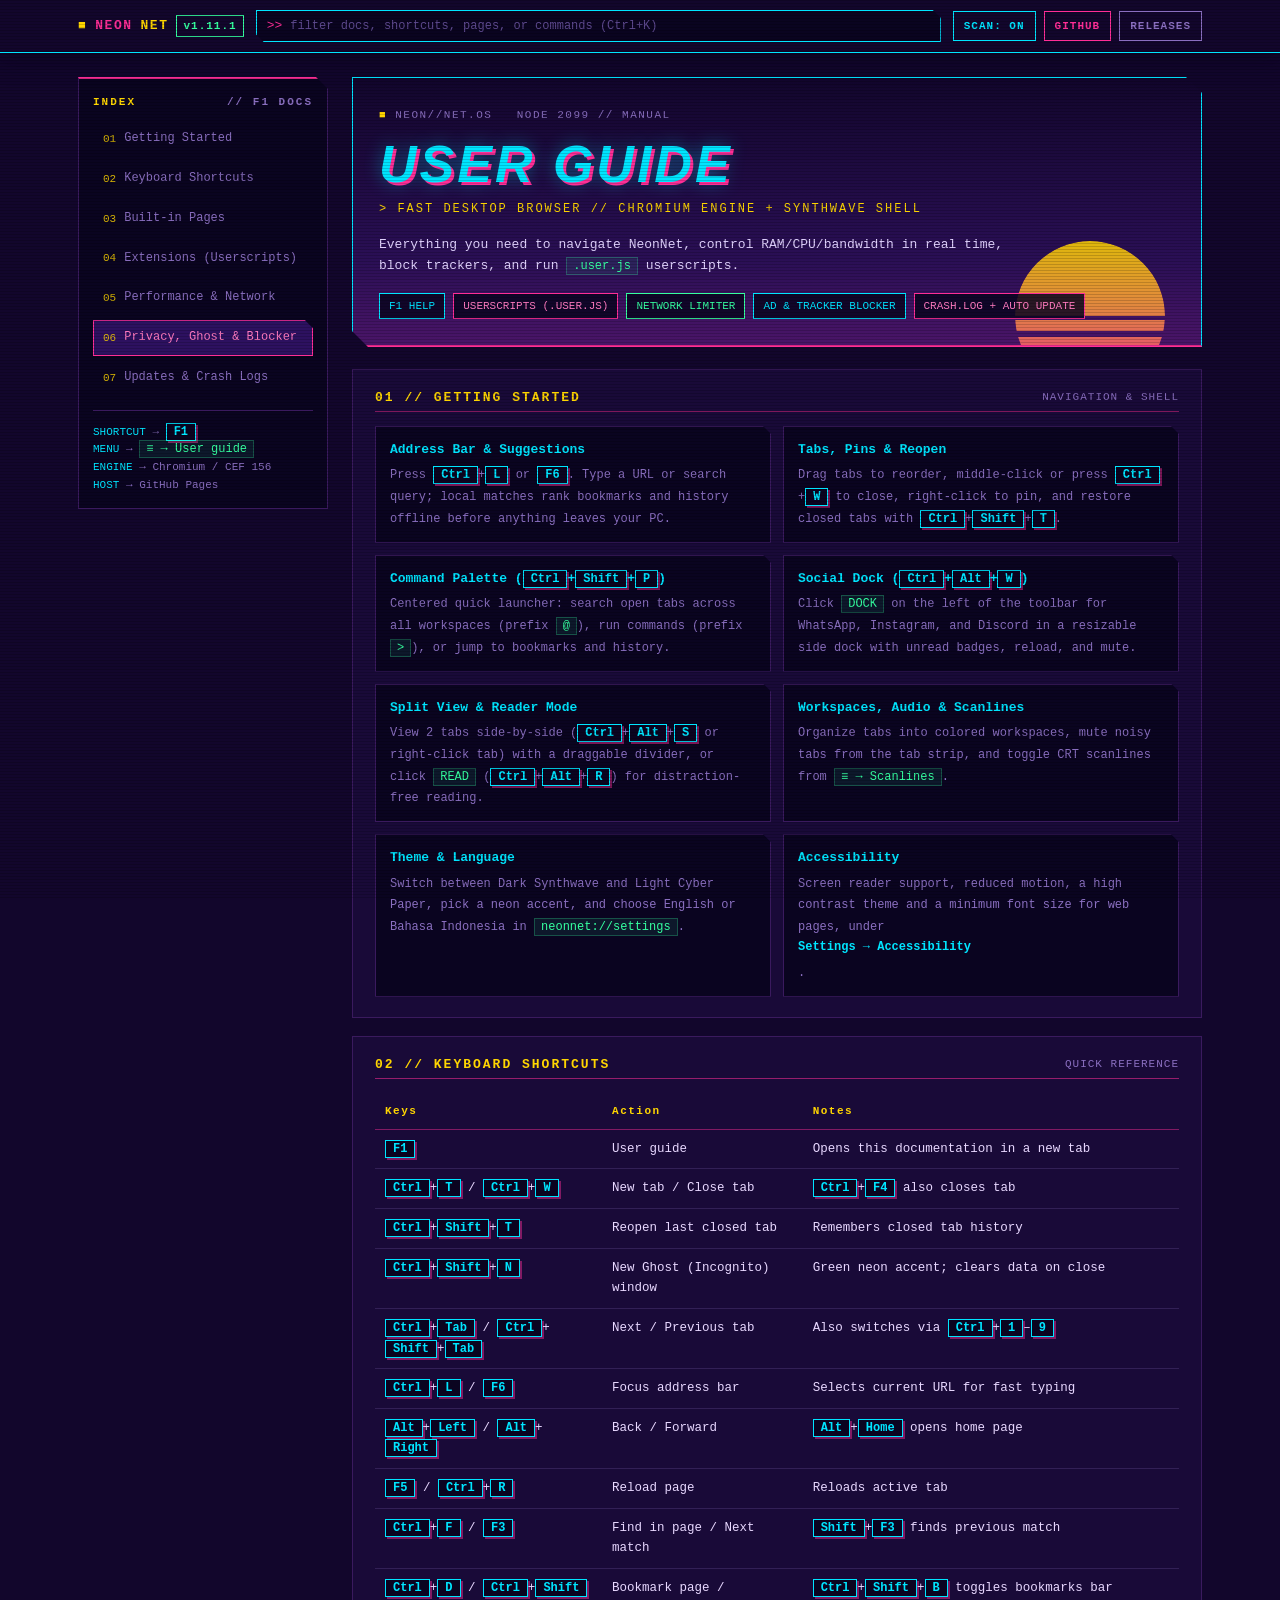
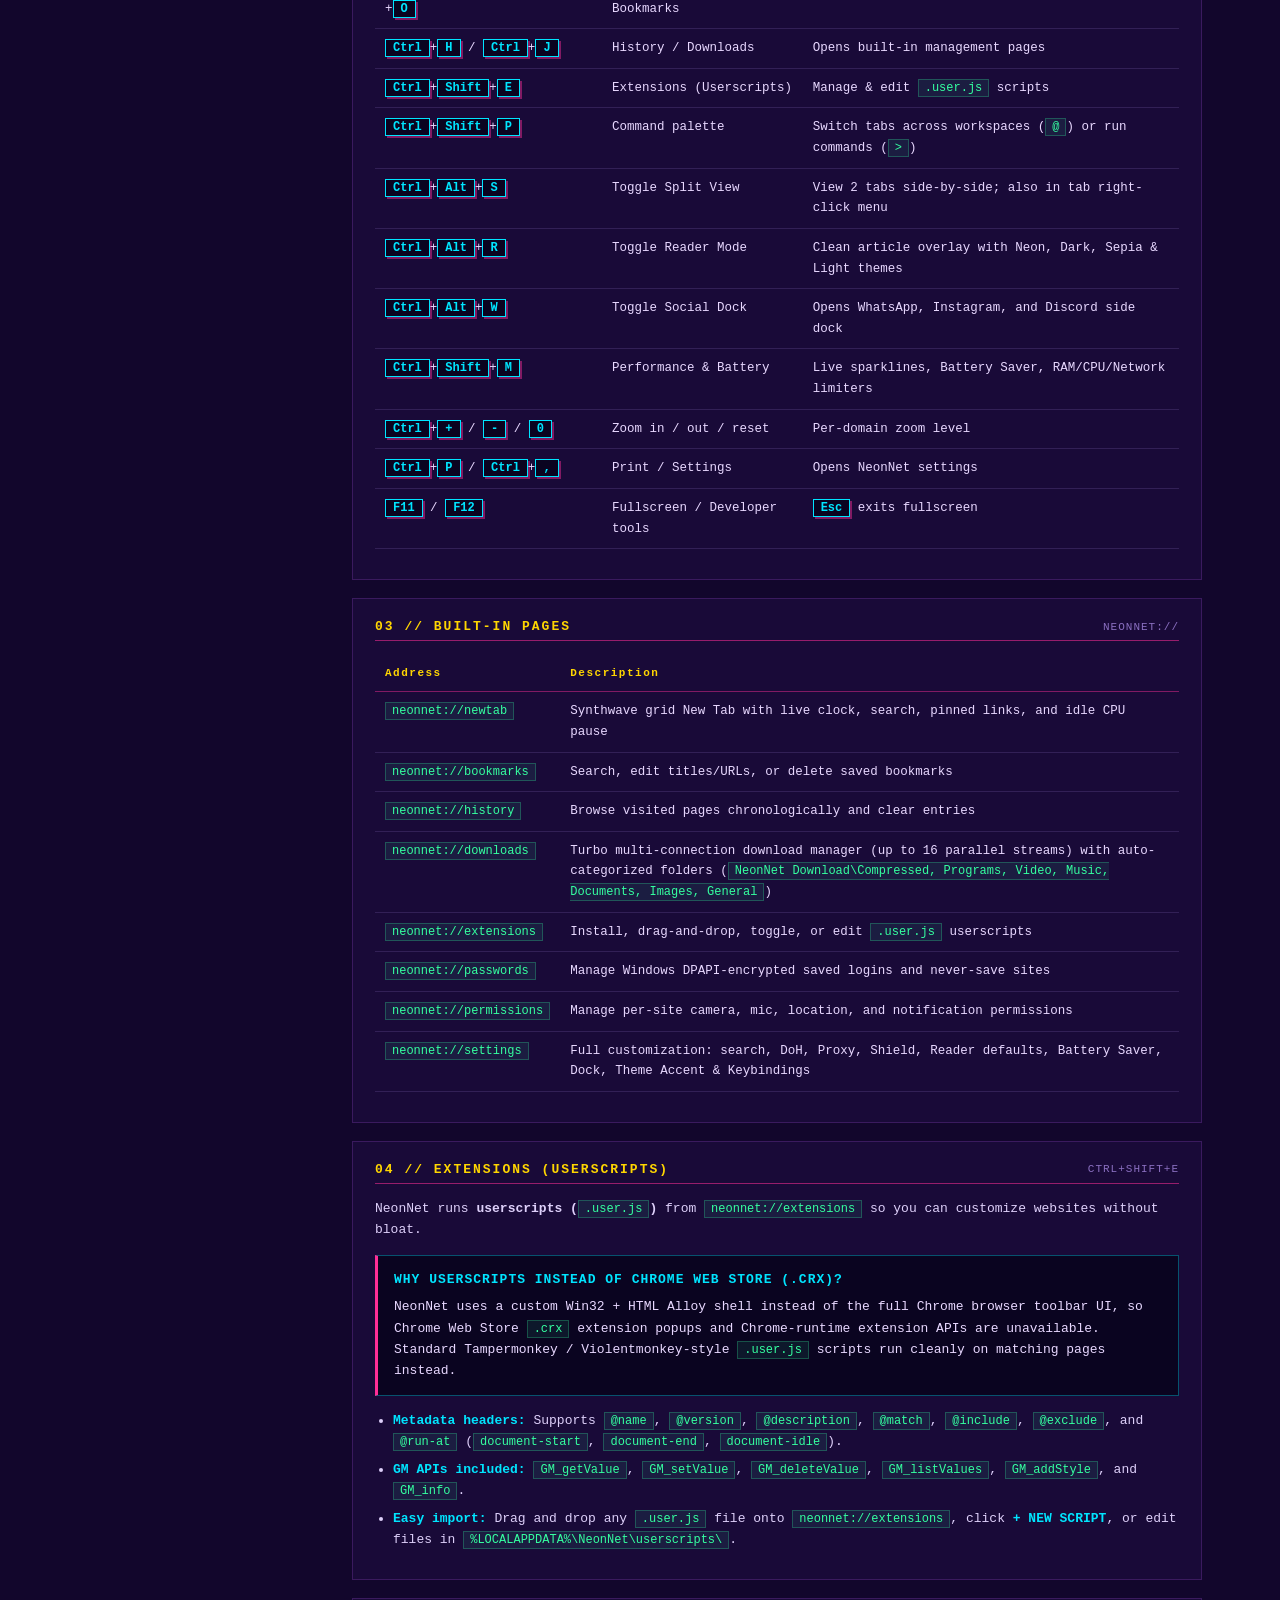
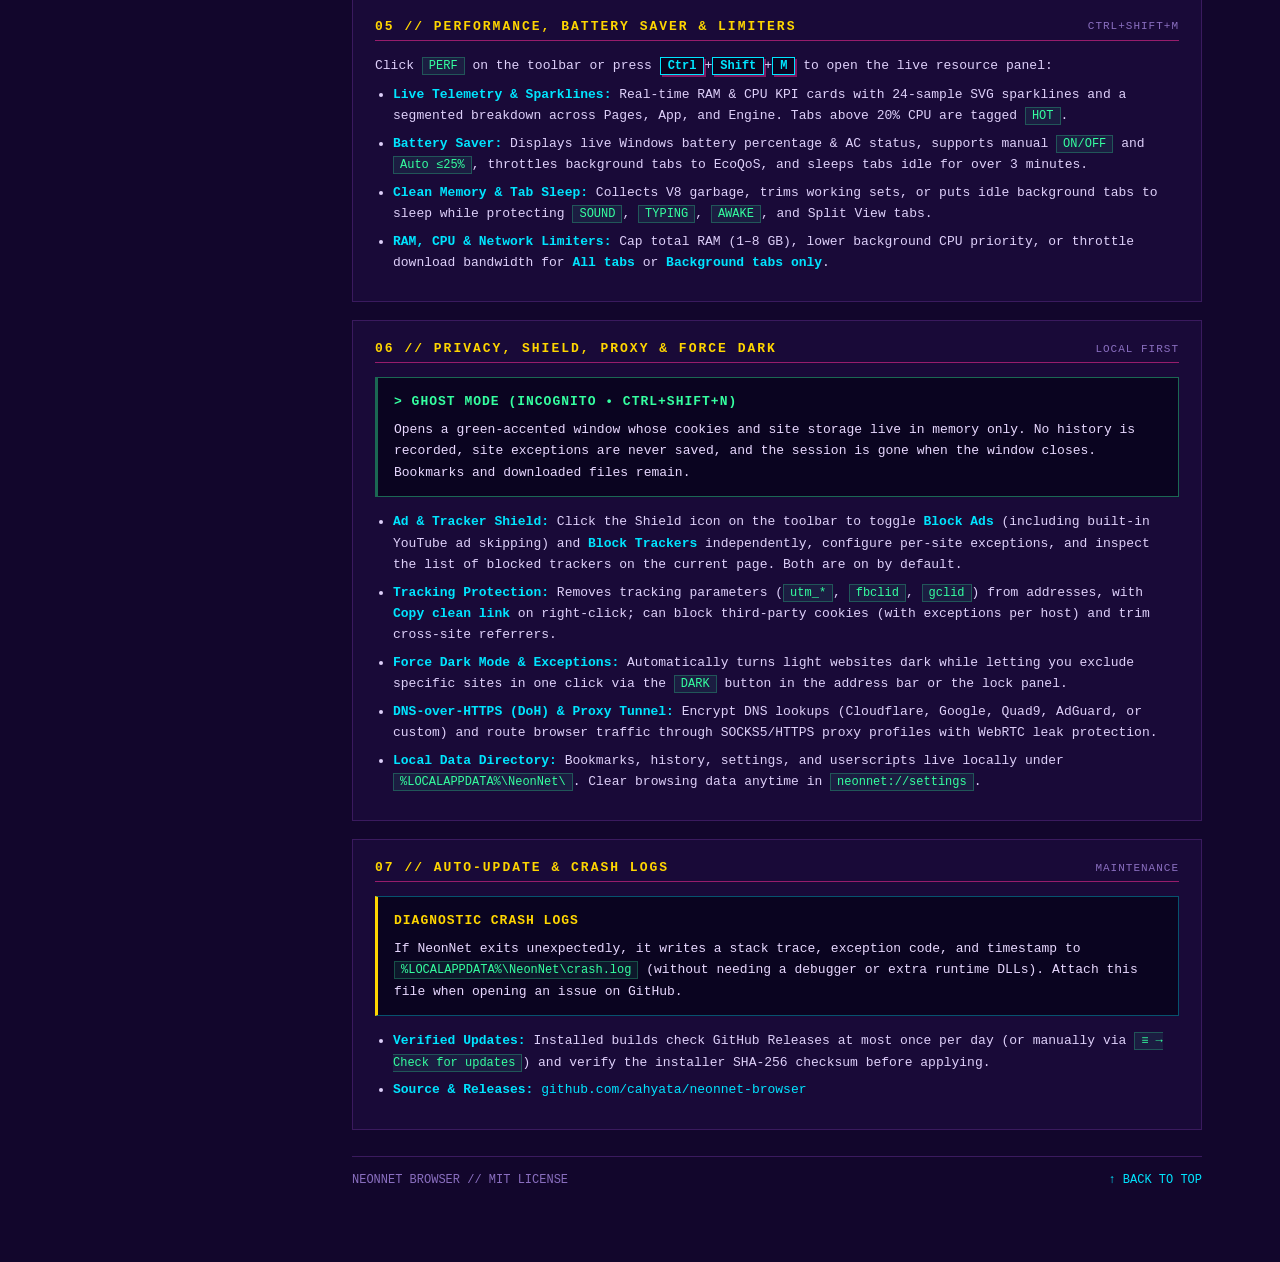
<file: docs/index.html>
<!doctype html>
<html lang="en">
<head>
<meta charset="utf-8">
<meta name="viewport" content="width=device-width, initial-scale=1">
<title>NEONNET // USER GUIDE</title>
<style>
:root{
  --bg:#12062c;
  --bg2:#0a0420;
  --card:#190a38;
  --row:#1b0b3d;
  --tab:#2d1160;
  --pink:#ff2e97;
  --pink2:#ff7bc0;
  --cyan:#00e5ff;
  --yellow:#ffd600;
  --green:#35ffa0;
  --muted:#8a6fc0;
  --line:#3a1a5e;
  --text:#e8d8ff;
  --scan:block;
}
*{box-sizing:border-box}
html{scroll-behavior:smooth}
html,body{
  margin:0;
  min-height:100%;
  background:var(--bg);
  color:var(--text);
  font:13px/1.65 "Cascadia Mono","Consolas","Courier New",monospace;
}
/* CRT scanline overlay (matches chrome.html / extensions.html) */
body::after{
  content:"";
  position:fixed;
  inset:0;
  pointer-events:none;
  z-index:50;
  background:repeating-linear-gradient(0deg,transparent 0 2px,rgba(0,0,0,.16) 2px 3px);
  display:var(--scan);
}

a{color:var(--cyan);text-decoration:none}
a:hover{color:var(--yellow);text-decoration:underline}

code,kbd{
  font:12px "Cascadia Mono","Consolas",monospace;
}
code{
  color:var(--green);
  background:rgba(53,255,160,.08);
  border:1px solid rgba(53,255,160,.25);
  padding:1px 6px;
}
kbd{
  display:inline-block;
  color:var(--cyan);
  background:var(--bg2);
  border:1px solid var(--cyan);
  padding:1px 7px;
  font-weight:bold;
  box-shadow:2px 2px 0 rgba(255,46,151,.45);
}

/* Top browser-inspired chrome bar */
.topbar{
  position:sticky;
  top:0;
  z-index:30;
  background:var(--bg);
  border-bottom:1px solid var(--cyan);
  box-shadow:0 4px 24px rgba(10,4,32,.85);
}
.top-row{
  max-width:1160px;
  margin:0 auto;
  padding:10px 18px;
  display:flex;
  align-items:center;
  gap:12px;
  flex-wrap:wrap;
}
.brand{
  color:var(--yellow);
  font-weight:bold;
  letter-spacing:1.5px;
  white-space:nowrap;
  display:flex;
  align-items:center;
  gap:8px;
}
.brand b{color:var(--pink)}
.badge{
  padding:1px 6px;
  border:1px solid var(--green);
  color:var(--green);
  font-size:11px;
  letter-spacing:1px;
}
.addr{
  flex:1;
  min-width:220px;
  height:32px;
  display:flex;
  align-items:center;
  border:1px solid var(--cyan);
  background:var(--bg2);
  clip-path:polygon(0 0,calc(100% - 8px) 0,100% 8px,100% 100%,8px 100%,0 calc(100% - 8px));
}
.addr span{color:var(--pink);padding:0 6px 0 10px;user-select:none}
.addr input{
  flex:1;
  height:100%;
  background:none;
  border:0;
  outline:0;
  color:var(--cyan);
  font:12px "Cascadia Mono","Consolas",monospace;
}
.addr input::placeholder{color:#5e4a8f}
.addr button{
  height:100%;
  border:0;
  background:none;
  color:var(--muted);
  padding:0 10px;
  cursor:pointer;
  font:inherit;
  display:none;
}
.addr button.show{display:block}
.addr button:hover{color:var(--pink)}

.hud-actions{display:flex;gap:8px;align-items:center}
.hud-btn{
  height:30px;
  padding:0 10px;
  background:none;
  border:1px solid var(--muted);
  color:var(--muted);
  font:bold 11px "Cascadia Mono","Consolas",monospace;
  letter-spacing:1px;
  cursor:pointer;
  display:inline-flex;
  align-items:center;
  gap:6px;
  text-decoration:none;
}
.hud-btn.on{border-color:var(--cyan);color:var(--cyan)}
.hud-btn:hover{background:var(--cyan);color:var(--bg);border-color:var(--cyan);text-decoration:none}
.hud-btn.pink{border-color:var(--pink);color:var(--pink)}
.hud-btn.pink:hover{background:var(--pink);color:var(--bg)}

/* Main grid */
.wrap{
  max-width:1160px;
  margin:0 auto;
  padding:24px 18px 72px;
  display:grid;
  grid-template-columns:250px 1fr;
  gap:24px;
}

/* Sidebar TOC */
aside{
  position:sticky;
  top:72px;
  align-self:start;
  background:var(--bg2);
  border:1px solid var(--line);
  border-top:2px solid var(--pink);
  padding:14px;
  clip-path:polygon(0 0,calc(100% - 12px) 0,100% 12px,100% 100%,0 100%);
}
.toc-title{
  color:var(--yellow);
  font-size:11px;
  font-weight:bold;
  letter-spacing:2px;
  margin-bottom:10px;
  display:flex;
  justify-content:space-between;
}
.toc-title span{color:var(--muted)}
nav a{
  display:flex;
  align-items:center;
  gap:8px;
  padding:7px 9px;
  margin-bottom:4px;
  border:1px solid transparent;
  color:var(--muted);
  font-size:12px;
  text-decoration:none;
  transition:all .12s;
}
nav a .num{color:var(--yellow);font-size:11px;opacity:.85}
nav a:hover{
  color:var(--cyan);
  background:rgba(0,229,255,.06);
  border-color:rgba(0,229,255,.3);
  text-decoration:none;
}
nav a.active{
  background:var(--tab);
  color:var(--pink2);
  border-color:var(--pink);
  clip-path:polygon(0 0,calc(100% - 8px) 0,100% 8px,100% 100%,0 100%);
}
.aside-meta{
  margin-top:14px;
  padding-top:12px;
  border-top:1px solid var(--line);
  font-size:11px;
  color:var(--muted);
  line-height:1.6;
}
.aside-meta b{color:var(--cyan);font-weight:normal}

/* Content column */
main{min-width:0}

/* Synthwave hero matching newtab.html */
.hero{
  position:relative;
  overflow:hidden;
  background:linear-gradient(180deg,#12062c 0%,#2a0f55 68%,#4a1568 100%);
  border:1px solid var(--cyan);
  border-bottom:2px solid var(--pink);
  padding:28px 26px 26px;
  margin-bottom:22px;
  clip-path:polygon(0 0,calc(100% - 16px) 0,100% 16px,100% 100%,16px 100%,0 calc(100% - 16px));
}
.hero-sun{
  position:absolute;
  right:36px;
  bottom:-46px;
  width:150px;
  height:150px;
  border-radius:50%;
  opacity:.85;
  pointer-events:none;
  filter:drop-shadow(0 0 22px rgba(255,46,151,.55));
  background:linear-gradient(#ffd600 0%,#ff9a3c 45%,#ff2e97 100%);
  -webkit-mask:linear-gradient(#000 0 50%,transparent 50% 53%,#000 53% 60%,transparent 60% 64%,#000 64% 70%,transparent 70% 75%,#000 75% 80%,transparent 80% 86%,#000 86%);
  mask:linear-gradient(#000 0 50%,transparent 50% 53%,#000 53% 60%,transparent 60% 64%,#000 64% 70%,transparent 70% 75%,#000 75% 80%,transparent 80% 86%,#000 86%);
}
.hero-hud{
  color:var(--muted);
  font-size:11px;
  letter-spacing:1.5px;
  margin-bottom:10px;
  position:relative;
  z-index:2;
}
.hero-hud b{color:var(--yellow);font-weight:normal}
.hero h1{
  margin:0 0 6px;
  font:italic 900 clamp(30px,5vw,52px) Impact,"Arial Black",sans-serif;
  letter-spacing:3px;
  color:var(--cyan);
  text-shadow:3px 3px 0 var(--pink),0 0 18px rgba(0,229,255,.45);
  position:relative;
  z-index:2;
}
.hero .sub{
  color:var(--yellow);
  letter-spacing:2px;
  margin:0 0 14px;
  font-size:12px;
  position:relative;
  z-index:2;
}
.hero p{
  margin:0;
  max-width:650px;
  color:#e2d4ff;
  position:relative;
  z-index:2;
}
.hero-chips{
  display:flex;
  gap:8px;
  flex-wrap:wrap;
  margin-top:16px;
  position:relative;
  z-index:2;
}
.chip{
  font-size:11px;
  padding:3px 9px;
  background:rgba(10,4,32,.85);
  border:1px solid var(--cyan);
  color:var(--cyan);
}
.chip.p{border-color:var(--pink);color:var(--pink2)}
.chip.g{border-color:var(--green);color:var(--green)}

/* Sections */
section{
  background:var(--card);
  border:1px solid var(--line);
  padding:20px 22px;
  margin-bottom:18px;
  scroll-margin-top:68px;
}
section.hidden{display:none}
section h2{
  margin:0 0 14px;
  font:bold 13px "Cascadia Mono","Consolas",monospace;
  color:var(--yellow);
  letter-spacing:2px;
  padding-bottom:6px;
  border-bottom:1px solid rgba(255,46,151,.55);
  display:flex;
  justify-content:space-between;
  align-items:center;
  gap:10px;
}
section h2 span.tag{
  font-size:11px;
  color:var(--muted);
  font-weight:normal;
  letter-spacing:1px;
}
section h3{
  margin:18px 0 8px;
  font-size:13px;
  color:var(--pink2);
  letter-spacing:1px;
}
p{margin:8px 0;color:#ded0fa}
ul{margin:8px 0 8px 18px;padding:0;color:#ded0fa}
li{margin:6px 0}
li b, li strong{color:var(--cyan);font-weight:bold}

/* Info callout (matches extensions.html .info) */
.info{
  background:var(--bg2);
  border:1px solid rgba(0,229,255,.35);
  border-left:3px solid var(--pink);
  padding:13px 16px;
  margin:14px 0;
}
.info-title{
  color:var(--cyan);
  font-weight:bold;
  letter-spacing:1px;
  margin-bottom:6px;
}
.info.warn{border-left-color:var(--yellow)}
.info.warn .info-title{color:var(--yellow)}
.info.ghost{border-left-color:var(--green);border-color:rgba(53,255,160,.4)}
.info.ghost .info-title{color:var(--green)}

/* Tables & rows (matches settings.html) */
table{
  width:100%;
  border-collapse:collapse;
  margin:10px 0;
  font-size:12.5px;
}
th,td{
  text-align:left;
  padding:9px 10px;
  border-bottom:1px solid rgba(138,111,192,.22);
  vertical-align:top;
}
th{
  color:var(--yellow);
  font-size:11px;
  letter-spacing:1.5px;
  border-bottom:1px solid rgba(255,46,151,.45);
}
tr:hover td{background:var(--row)}
tr.hidden{display:none}

/* Quick 2-column feature grid */
.grid-2{
  display:grid;
  grid-template-columns:repeat(2,minmax(0,1fr));
  gap:12px;
  margin-top:10px;
}
.mini-card{
  background:var(--bg2);
  border:1px solid var(--line);
  padding:12px 14px;
  clip-path:polygon(0 0,calc(100% - 8px) 0,100% 8px,100% 100%,0 100%);
}
.mini-card:hover{border-color:rgba(0,229,255,.5)}
.mini-card b{display:block;color:var(--cyan);margin-bottom:4px}
.mini-card span{color:var(--muted);font-size:12px}

.empty-search{
  display:none;
  border:1px dashed var(--pink);
  background:var(--bg2);
  padding:22px;
  text-align:center;
  color:var(--pink2);
  margin-bottom:18px;
}
.empty-search.show{display:block}

footer{
  margin-top:26px;
  padding-top:14px;
  border-top:1px solid var(--line);
  display:flex;
  justify-content:space-between;
  flex-wrap:wrap;
  gap:10px;
  color:var(--muted);
  font-size:12px;
}

@media (max-width:860px){
  .wrap{grid-template-columns:1fr}
  aside{position:static}
  .grid-2{grid-template-columns:1fr}
  .hero-sun{width:110px;height:110px;right:16px;bottom:-36px}
}
</style>
</head>
<body>

<header class="topbar">
  <div class="top-row">
    <div class="brand">&#9632; <b>NEON</b>NET <span class="badge">v1.11.1</span></div>
    <div class="addr">
      <span>&gt;&gt;</span>
      <input id="filter" spellcheck="false" placeholder="filter docs, shortcuts, pages, or commands (Ctrl+K)">
      <button id="clearFilter" title="Clear filter">&#10005;</button>
    </div>
    <div class="hud-actions">
      <button id="scanBtn" class="hud-btn on" title="Toggle CRT scanlines">SCAN: ON</button>
      <a class="hud-btn pink" href="https://github.com/cahyata/neonnet-browser" target="_blank" rel="noopener">GITHUB</a>
      <a class="hud-btn" href="https://github.com/cahyata/neonnet-browser/releases" target="_blank" rel="noopener">RELEASES</a>
    </div>
  </div>
</header>

<div class="wrap">
  <aside>
    <div class="toc-title">INDEX <span>// F1 DOCS</span></div>
    <nav id="toc">
      <a href="#start" class="active"><span class="num">01</span>Getting Started</a>
      <a href="#shortcuts"><span class="num">02</span>Keyboard Shortcuts</a>
      <a href="#pages"><span class="num">03</span>Built-in Pages</a>
      <a href="#extensions"><span class="num">04</span>Extensions (Userscripts)</a>
      <a href="#perf"><span class="num">05</span>Performance &amp; Network</a>
      <a href="#privacy"><span class="num">06</span>Privacy, Ghost &amp; Blocker</a>
      <a href="#system"><span class="num">07</span>Updates &amp; Crash Logs</a>
    </nav>
    <div class="aside-meta">
      <div><b>SHORTCUT</b> &rarr; <kbd>F1</kbd></div>
      <div><b>MENU</b> &rarr; <code>&equiv; &rarr; User guide</code></div>
      <div><b>ENGINE</b> &rarr; Chromium / CEF 156</div>
      <div><b>HOST</b> &rarr; GitHub Pages</div>
    </div>
  </aside>

  <main>
    <div class="hero">
      <div class="hero-sun"></div>
      <div class="hero-hud"><b>&#9632;</b> NEON//NET.OS &nbsp; NODE 2099 // MANUAL</div>
      <h1>USER GUIDE</h1>
      <div class="sub">&gt; FAST DESKTOP BROWSER // CHROMIUM ENGINE + SYNTHWAVE SHELL</div>
      <p>Everything you need to navigate NeonNet, control RAM/CPU/bandwidth in real time, block trackers, and run <code>.user.js</code> userscripts.</p>
      <div class="hero-chips">
        <span class="chip">F1 HELP</span>
        <span class="chip p">USERSCRIPTS (.USER.JS)</span>
        <span class="chip g">NETWORK LIMITER</span>
        <span class="chip">AD &amp; TRACKER BLOCKER</span>
        <span class="chip p">CRASH.LOG + AUTO UPDATE</span>
      </div>
    </div>

    <div id="emptySearch" class="empty-search">
      NO MATCHING DOCS FOR "<span id="emptyQuery"></span>" &mdash; CLEAR THE FILTER ABOVE TO VIEW ALL SECTIONS.
    </div>

    <section id="start">
      <h2>01 // GETTING STARTED <span class="tag">NAVIGATION &amp; SHELL</span></h2>
      <div class="grid-2">
        <div class="mini-card">
          <b>Address Bar &amp; Suggestions</b>
          <span>Press <kbd>Ctrl</kbd>+<kbd>L</kbd> or <kbd>F6</kbd>. Type a URL or search query; local matches rank bookmarks and history offline before anything leaves your PC.</span>
        </div>
        <div class="mini-card">
          <b>Tabs, Pins &amp; Reopen</b>
          <span>Drag tabs to reorder, middle-click or press <kbd>Ctrl</kbd>+<kbd>W</kbd> to close, right-click to pin, and restore closed tabs with <kbd>Ctrl</kbd>+<kbd>Shift</kbd>+<kbd>T</kbd>.</span>
        </div>
        <div class="mini-card">
          <b>Command Palette (<kbd>Ctrl</kbd>+<kbd>Shift</kbd>+<kbd>P</kbd>)</b>
          <span>Centered quick launcher: search open tabs across all workspaces (prefix <code>@</code>), run commands (prefix <code>&gt;</code>), or jump to bookmarks and history.</span>
        </div>
        <div class="mini-card">
          <b>Social Dock (<kbd>Ctrl</kbd>+<kbd>Alt</kbd>+<kbd>W</kbd>)</b>
          <span>Click <code>DOCK</code> on the left of the toolbar for WhatsApp, Instagram, and Discord in a resizable side dock with unread badges, reload, and mute.</span>
        </div>
        <div class="mini-card">
          <b>Split View &amp; Reader Mode</b>
          <span>View 2 tabs side-by-side (<kbd>Ctrl</kbd>+<kbd>Alt</kbd>+<kbd>S</kbd> or right-click tab) with a draggable divider, or click <code>READ</code> (<kbd>Ctrl</kbd>+<kbd>Alt</kbd>+<kbd>R</kbd>) for distraction-free reading.</span>
        </div>
        <div class="mini-card">
          <b>Workspaces, Audio &amp; Scanlines</b>
          <span>Organize tabs into colored workspaces, mute noisy tabs from the tab strip, and toggle CRT scanlines from <code>&equiv; &rarr; Scanlines</code>.</span>
        </div>
        <div class="mini-card">
          <b>Theme &amp; Language</b>
          <span>Switch between Dark Synthwave and Light Cyber Paper, pick a neon accent, and choose English or Bahasa Indonesia in <code>neonnet://settings</code>.</span>
        </div>
        <div class="mini-card">
          <b>Accessibility</b>
          <span>Screen reader support, reduced motion, a high contrast theme and a minimum font size for web pages, under <b>Settings &rarr; Accessibility</b>.</span>
        </div>
      </div>
    </section>

    <section id="shortcuts">
      <h2>02 // KEYBOARD SHORTCUTS <span class="tag">QUICK REFERENCE</span></h2>
      <table>
        <thead><tr><th>Keys</th><th>Action</th><th>Notes</th></tr></thead>
        <tbody>
          <tr><td><kbd>F1</kbd></td><td>User guide</td><td>Opens this documentation in a new tab</td></tr>
          <tr><td><kbd>Ctrl</kbd>+<kbd>T</kbd> / <kbd>Ctrl</kbd>+<kbd>W</kbd></td><td>New tab / Close tab</td><td><kbd>Ctrl</kbd>+<kbd>F4</kbd> also closes tab</td></tr>
          <tr><td><kbd>Ctrl</kbd>+<kbd>Shift</kbd>+<kbd>T</kbd></td><td>Reopen last closed tab</td><td>Remembers closed tab history</td></tr>
          <tr><td><kbd>Ctrl</kbd>+<kbd>Shift</kbd>+<kbd>N</kbd></td><td>New Ghost (Incognito) window</td><td>Green neon accent; clears data on close</td></tr>
          <tr><td><kbd>Ctrl</kbd>+<kbd>Tab</kbd> / <kbd>Ctrl</kbd>+<kbd>Shift</kbd>+<kbd>Tab</kbd></td><td>Next / Previous tab</td><td>Also switches via <kbd>Ctrl</kbd>+<kbd>1</kbd>&ndash;<kbd>9</kbd></td></tr>
          <tr><td><kbd>Ctrl</kbd>+<kbd>L</kbd> / <kbd>F6</kbd></td><td>Focus address bar</td><td>Selects current URL for fast typing</td></tr>
          <tr><td><kbd>Alt</kbd>+<kbd>Left</kbd> / <kbd>Alt</kbd>+<kbd>Right</kbd></td><td>Back / Forward</td><td><kbd>Alt</kbd>+<kbd>Home</kbd> opens home page</td></tr>
          <tr><td><kbd>F5</kbd> / <kbd>Ctrl</kbd>+<kbd>R</kbd></td><td>Reload page</td><td>Reloads active tab</td></tr>
          <tr><td><kbd>Ctrl</kbd>+<kbd>F</kbd> / <kbd>F3</kbd></td><td>Find in page / Next match</td><td><kbd>Shift</kbd>+<kbd>F3</kbd> finds previous match</td></tr>
          <tr><td><kbd>Ctrl</kbd>+<kbd>D</kbd> / <kbd>Ctrl</kbd>+<kbd>Shift</kbd>+<kbd>O</kbd></td><td>Bookmark page / Bookmarks</td><td><kbd>Ctrl</kbd>+<kbd>Shift</kbd>+<kbd>B</kbd> toggles bookmarks bar</td></tr>
          <tr><td><kbd>Ctrl</kbd>+<kbd>H</kbd> / <kbd>Ctrl</kbd>+<kbd>J</kbd></td><td>History / Downloads</td><td>Opens built-in management pages</td></tr>
          <tr><td><kbd>Ctrl</kbd>+<kbd>Shift</kbd>+<kbd>E</kbd></td><td>Extensions (Userscripts)</td><td>Manage &amp; edit <code>.user.js</code> scripts</td></tr>
          <tr><td><kbd>Ctrl</kbd>+<kbd>Shift</kbd>+<kbd>P</kbd></td><td>Command palette</td><td>Switch tabs across workspaces (<code>@</code>) or run commands (<code>&gt;</code>)</td></tr>
          <tr><td><kbd>Ctrl</kbd>+<kbd>Alt</kbd>+<kbd>S</kbd></td><td>Toggle Split View</td><td>View 2 tabs side-by-side; also in tab right-click menu</td></tr>
          <tr><td><kbd>Ctrl</kbd>+<kbd>Alt</kbd>+<kbd>R</kbd></td><td>Toggle Reader Mode</td><td>Clean article overlay with Neon, Dark, Sepia &amp; Light themes</td></tr>
          <tr><td><kbd>Ctrl</kbd>+<kbd>Alt</kbd>+<kbd>W</kbd></td><td>Toggle Social Dock</td><td>Opens WhatsApp, Instagram, and Discord side dock</td></tr>
          <tr><td><kbd>Ctrl</kbd>+<kbd>Shift</kbd>+<kbd>M</kbd></td><td>Performance &amp; Battery</td><td>Live sparklines, Battery Saver, RAM/CPU/Network limiters</td></tr>
          <tr><td><kbd>Ctrl</kbd>+<kbd>+</kbd> / <kbd>-</kbd> / <kbd>0</kbd></td><td>Zoom in / out / reset</td><td>Per-domain zoom level</td></tr>
          <tr><td><kbd>Ctrl</kbd>+<kbd>P</kbd> / <kbd>Ctrl</kbd>+<kbd>,</kbd></td><td>Print / Settings</td><td>Opens NeonNet settings</td></tr>
          <tr><td><kbd>F11</kbd> / <kbd>F12</kbd></td><td>Fullscreen / Developer tools</td><td><kbd>Esc</kbd> exits fullscreen</td></tr>
        </tbody>
      </table>
    </section>

    <section id="pages">
      <h2>03 // BUILT-IN PAGES <span class="tag">NEONNET://</span></h2>
      <table>
        <thead><tr><th>Address</th><th>Description</th></tr></thead>
        <tbody>
          <tr><td><code>neonnet://newtab</code></td><td>Synthwave grid New Tab with live clock, search, pinned links, and idle CPU pause</td></tr>
          <tr><td><code>neonnet://bookmarks</code></td><td>Search, edit titles/URLs, or delete saved bookmarks</td></tr>
          <tr><td><code>neonnet://history</code></td><td>Browse visited pages chronologically and clear entries</td></tr>
          <tr><td><code>neonnet://downloads</code></td><td>Turbo multi-connection download manager (up to 16 parallel streams) with auto-categorized folders (<code>NeonNet Download\Compressed, Programs, Video, Music, Documents, Images, General</code>)</td></tr>
          <tr><td><code>neonnet://extensions</code></td><td>Install, drag-and-drop, toggle, or edit <code>.user.js</code> userscripts</td></tr>
          <tr><td><code>neonnet://passwords</code></td><td>Manage Windows DPAPI-encrypted saved logins and never-save sites</td></tr>
          <tr><td><code>neonnet://permissions</code></td><td>Manage per-site camera, mic, location, and notification permissions</td></tr>
          <tr><td><code>neonnet://settings</code></td><td>Full customization: search, DoH, Proxy, Shield, Reader defaults, Battery Saver, Dock, Theme Accent &amp; Keybindings</td></tr>
        </tbody>
      </table>
    </section>

    <section id="extensions">
      <h2>04 // EXTENSIONS (USERSCRIPTS) <span class="tag">CTRL+SHIFT+E</span></h2>
      <p>NeonNet runs <strong>userscripts (<code>.user.js</code>)</strong> from <code>neonnet://extensions</code> so you can customize websites without bloat.</p>
      <div class="info">
        <div class="info-title">WHY USERSCRIPTS INSTEAD OF CHROME WEB STORE (.CRX)?</div>
        NeonNet uses a custom Win32 + HTML Alloy shell instead of the full Chrome browser toolbar UI, so Chrome Web Store <code>.crx</code> extension popups and Chrome-runtime extension APIs are unavailable. Standard Tampermonkey / Violentmonkey-style <code>.user.js</code> scripts run cleanly on matching pages instead.
      </div>
      <ul>
        <li><strong>Metadata headers:</strong> Supports <code>@name</code>, <code>@version</code>, <code>@description</code>, <code>@match</code>, <code>@include</code>, <code>@exclude</code>, and <code>@run-at</code> (<code>document-start</code>, <code>document-end</code>, <code>document-idle</code>).</li>
        <li><strong>GM APIs included:</strong> <code>GM_getValue</code>, <code>GM_setValue</code>, <code>GM_deleteValue</code>, <code>GM_listValues</code>, <code>GM_addStyle</code>, and <code>GM_info</code>.</li>
        <li><strong>Easy import:</strong> Drag and drop any <code>.user.js</code> file onto <code>neonnet://extensions</code>, click <b>+ NEW SCRIPT</b>, or edit files in <code>%LOCALAPPDATA%\NeonNet\userscripts\</code>.</li>
      </ul>
    </section>

    <section id="perf">
      <h2>05 // PERFORMANCE, BATTERY SAVER &amp; LIMITERS <span class="tag">CTRL+SHIFT+M</span></h2>
      <p>Click <code>PERF</code> on the toolbar or press <kbd>Ctrl</kbd>+<kbd>Shift</kbd>+<kbd>M</kbd> to open the live resource panel:</p>
      <ul>
        <li><strong>Live Telemetry &amp; Sparklines:</strong> Real-time RAM &amp; CPU KPI cards with 24-sample SVG sparklines and a segmented breakdown across Pages, App, and Engine. Tabs above 20% CPU are tagged <code>HOT</code>.</li>
        <li><strong>Battery Saver:</strong> Displays live Windows battery percentage &amp; AC status, supports manual <code>ON/OFF</code> and <code>Auto &le;25%</code>, throttles background tabs to EcoQoS, and sleeps tabs idle for over 3 minutes.</li>
        <li><strong>Clean Memory &amp; Tab Sleep:</strong> Collects V8 garbage, trims working sets, or puts idle background tabs to sleep while protecting <code>SOUND</code>, <code>TYPING</code>, <code>AWAKE</code>, and Split View tabs.</li>
        <li><strong>RAM, CPU &amp; Network Limiters:</strong> Cap total RAM (1&ndash;8 GB), lower background CPU priority, or throttle download bandwidth for <b>All tabs</b> or <b>Background tabs only</b>.</li>
      </ul>
    </section>

    <section id="privacy">
      <h2>06 // PRIVACY, SHIELD, PROXY &amp; FORCE DARK <span class="tag">LOCAL FIRST</span></h2>
      <div class="info ghost">
        <div class="info-title">&gt; GHOST MODE (INCOGNITO &bull; CTRL+SHIFT+N)</div>
        Opens a green-accented window whose cookies and site storage live in memory only. No history is recorded, site exceptions are never saved, and the session is gone when the window closes. Bookmarks and downloaded files remain.
      </div>
      <ul>
        <li><strong>Ad &amp; Tracker Shield:</strong> Click the Shield icon on the toolbar to toggle <b>Block Ads</b> (including built-in YouTube ad skipping) and <b>Block Trackers</b> independently, configure per-site exceptions, and inspect the list of blocked trackers on the current page. Both are on by default.</li>
        <li><strong>Tracking Protection:</strong> Removes tracking parameters (<code>utm_*</code>, <code>fbclid</code>, <code>gclid</code>) from addresses, with <b>Copy clean link</b> on right-click; can block third-party cookies (with exceptions per host) and trim cross-site referrers.</li>
        <li><strong>Force Dark Mode &amp; Exceptions:</strong> Automatically turns light websites dark while letting you exclude specific sites in one click via the <code>DARK</code> button in the address bar or the lock panel.</li>
        <li><strong>DNS-over-HTTPS (DoH) &amp; Proxy Tunnel:</strong> Encrypt DNS lookups (Cloudflare, Google, Quad9, AdGuard, or custom) and route browser traffic through SOCKS5/HTTPS proxy profiles with WebRTC leak protection.</li>
        <li><strong>Local Data Directory:</strong> Bookmarks, history, settings, and userscripts live locally under <code>%LOCALAPPDATA%\NeonNet\</code>. Clear browsing data anytime in <code>neonnet://settings</code>.</li>
      </ul>
    </section>

    <section id="system">
      <h2>07 // AUTO-UPDATE &amp; CRASH LOGS <span class="tag">MAINTENANCE</span></h2>
      <div class="info warn">
        <div class="info-title">DIAGNOSTIC CRASH LOGS</div>
        If NeonNet exits unexpectedly, it writes a stack trace, exception code, and timestamp to <code>%LOCALAPPDATA%\NeonNet\crash.log</code> (without needing a debugger or extra runtime DLLs). Attach this file when opening an issue on GitHub.
      </div>
      <ul>
        <li><strong>Verified Updates:</strong> Installed builds check GitHub Releases at most once per day (or manually via <code>&equiv; &rarr; Check for updates</code>) and verify the installer SHA-256 checksum before applying.</li>
        <li><strong>Source &amp; Releases:</strong> <a href="https://github.com/cahyata/neonnet-browser" target="_blank" rel="noopener">github.com/cahyata/neonnet-browser</a></li>
      </ul>
    </section>

    <footer>
      <span>NEONNET BROWSER // MIT LICENSE</span>
      <span><a href="#start">&uarr; BACK TO TOP</a></span>
    </footer>
  </main>
</div>

<script>
// Live filter across sections and shortcut/page rows
const filterInput = document.getElementById('filter');
const clearBtn = document.getElementById('clearFilter');
const sections = Array.from(document.querySelectorAll('main section'));
const emptyBox = document.getElementById('emptySearch');
const emptyQuery = document.getElementById('emptyQuery');

function applyFilter() {
  const q = filterInput.value.trim().toLowerCase();
  clearBtn.classList.toggle('show', q.length > 0);
  let visibleSections = 0;

  for (const sec of sections) {
    if (!q) {
      sec.classList.remove('hidden');
      sec.querySelectorAll('tbody tr').forEach(r => r.classList.remove('hidden'));
      visibleSections++;
      continue;
    }
    const rows = Array.from(sec.querySelectorAll('tbody tr'));
    if (rows.length > 0) {
      let rowHits = 0;
      const headHit = sec.querySelector('h2').textContent.toLowerCase().includes(q);
      for (const r of rows) {
        const hit = headHit || r.textContent.toLowerCase().includes(q);
        r.classList.toggle('hidden', !hit);
        if (hit) rowHits++;
      }
      const secHit = rowHits > 0 || headHit;
      sec.classList.toggle('hidden', !secHit);
      if (secHit) visibleSections++;
    } else {
      const hit = sec.textContent.toLowerCase().includes(q);
      sec.classList.toggle('hidden', !hit);
      if (hit) visibleSections++;
    }
  }

  emptyQuery.textContent = filterInput.value.trim();
  emptyBox.classList.toggle('show', q.length > 0 && visibleSections === 0);
}

filterInput.addEventListener('input', applyFilter);
clearBtn.addEventListener('click', () => { filterInput.value = ''; applyFilter(); filterInput.focus(); });
document.addEventListener('keydown', e => {
  if ((e.ctrlKey || e.metaKey) && e.key.toLowerCase() === 'k') {
    e.preventDefault();
    filterInput.focus();
    filterInput.select();
  } else if (e.key === 'Escape' && document.activeElement === filterInput && filterInput.value) {
    filterInput.value = '';
    applyFilter();
  }
});

// Scanline toggle (mirrors NeonNet's SCAN toolbar button)
const scanBtn = document.getElementById('scanBtn');
let scanOn = localStorage.getItem('nn-docs-scan') !== '0';
function renderScan() {
  document.documentElement.style.setProperty('--scan', scanOn ? 'block' : 'none');
  scanBtn.textContent = scanOn ? 'SCAN: ON' : 'SCAN: OFF';
  scanBtn.classList.toggle('on', scanOn);
}
scanBtn.addEventListener('click', () => {
  scanOn = !scanOn;
  localStorage.setItem('nn-docs-scan', scanOn ? '1' : '0');
  renderScan();
});
renderScan();

// Highlight active TOC link while scrolling
const tocLinks = Array.from(document.querySelectorAll('#toc a'));
const obs = new IntersectionObserver(entries => {
  for (const entry of entries) {
    if (entry.isIntersecting) {
      const id = '#' + entry.target.id;
      tocLinks.forEach(a => a.classList.toggle('active', a.getAttribute('href') === id));
    }
  }
}, { rootMargin: '-18% 0px -70% 0px' });
sections.forEach(s => obs.observe(s));
</script>
</body>
</html>
</file>
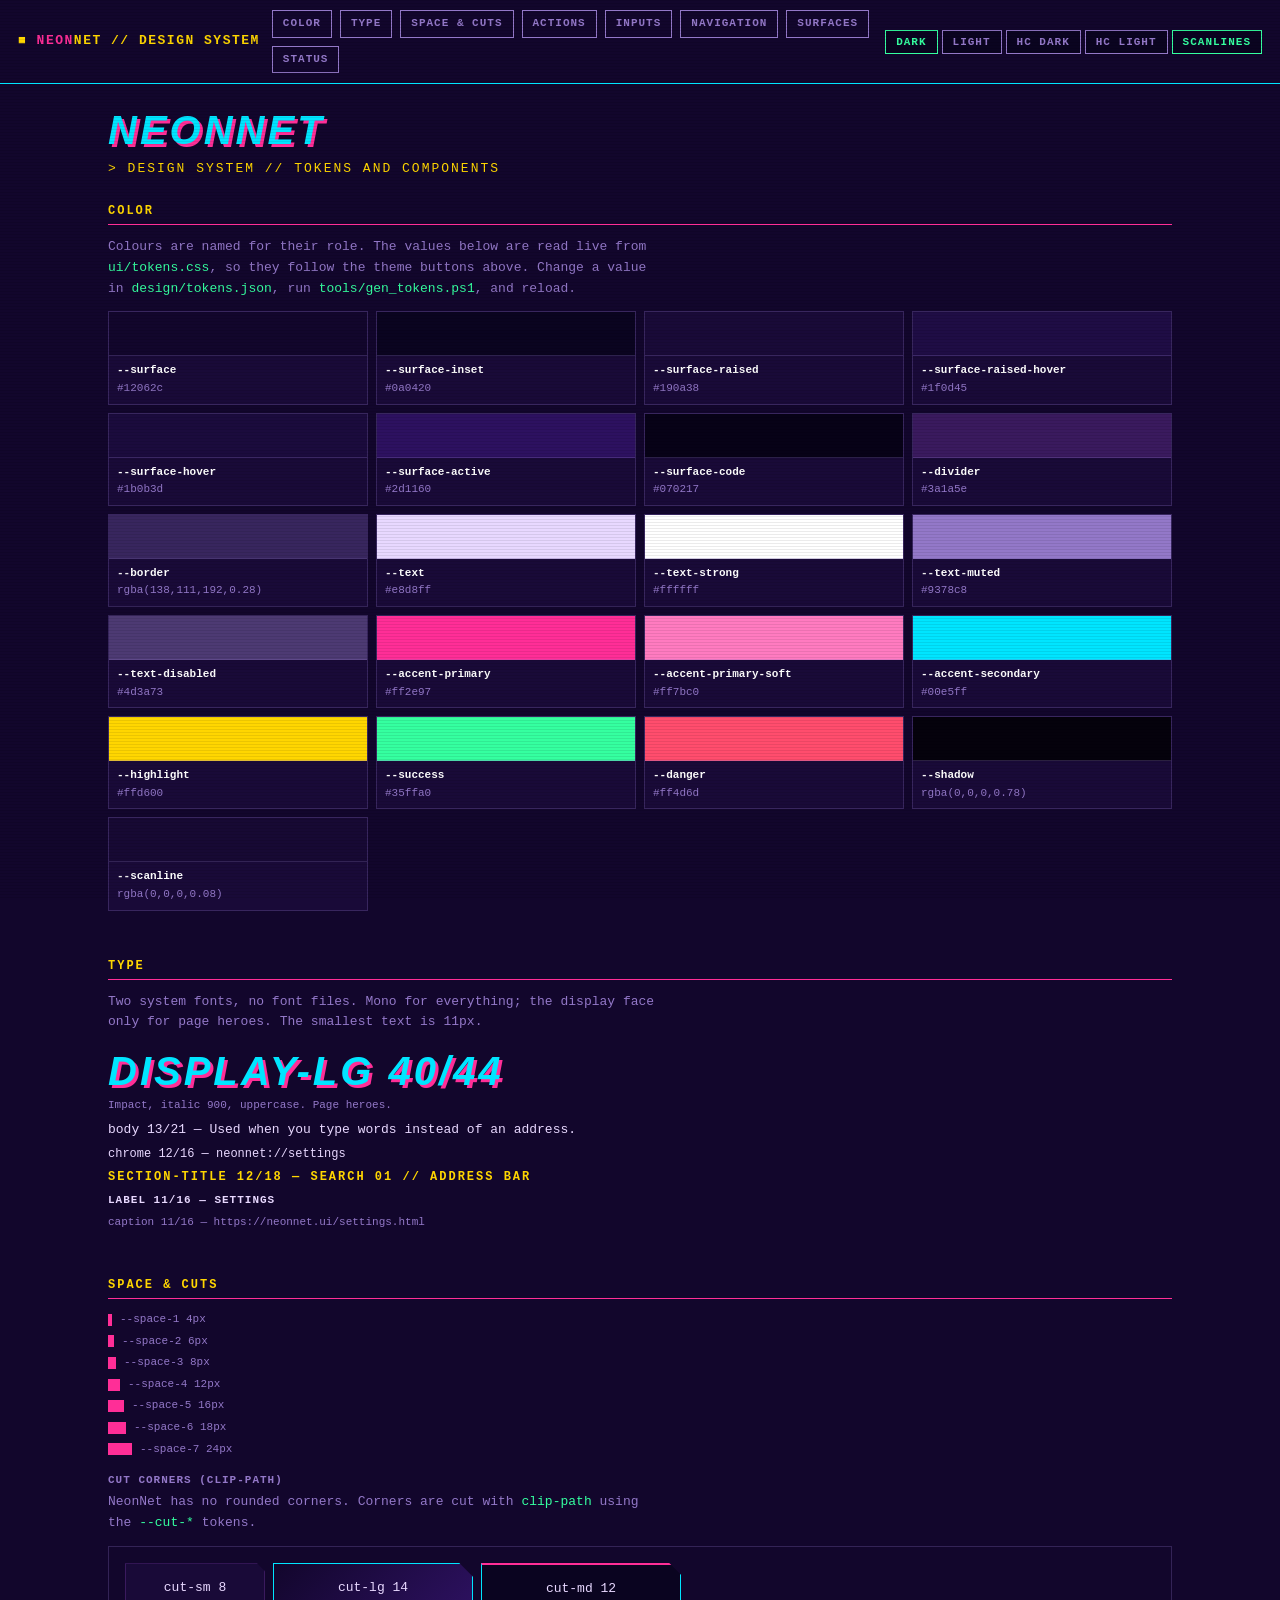
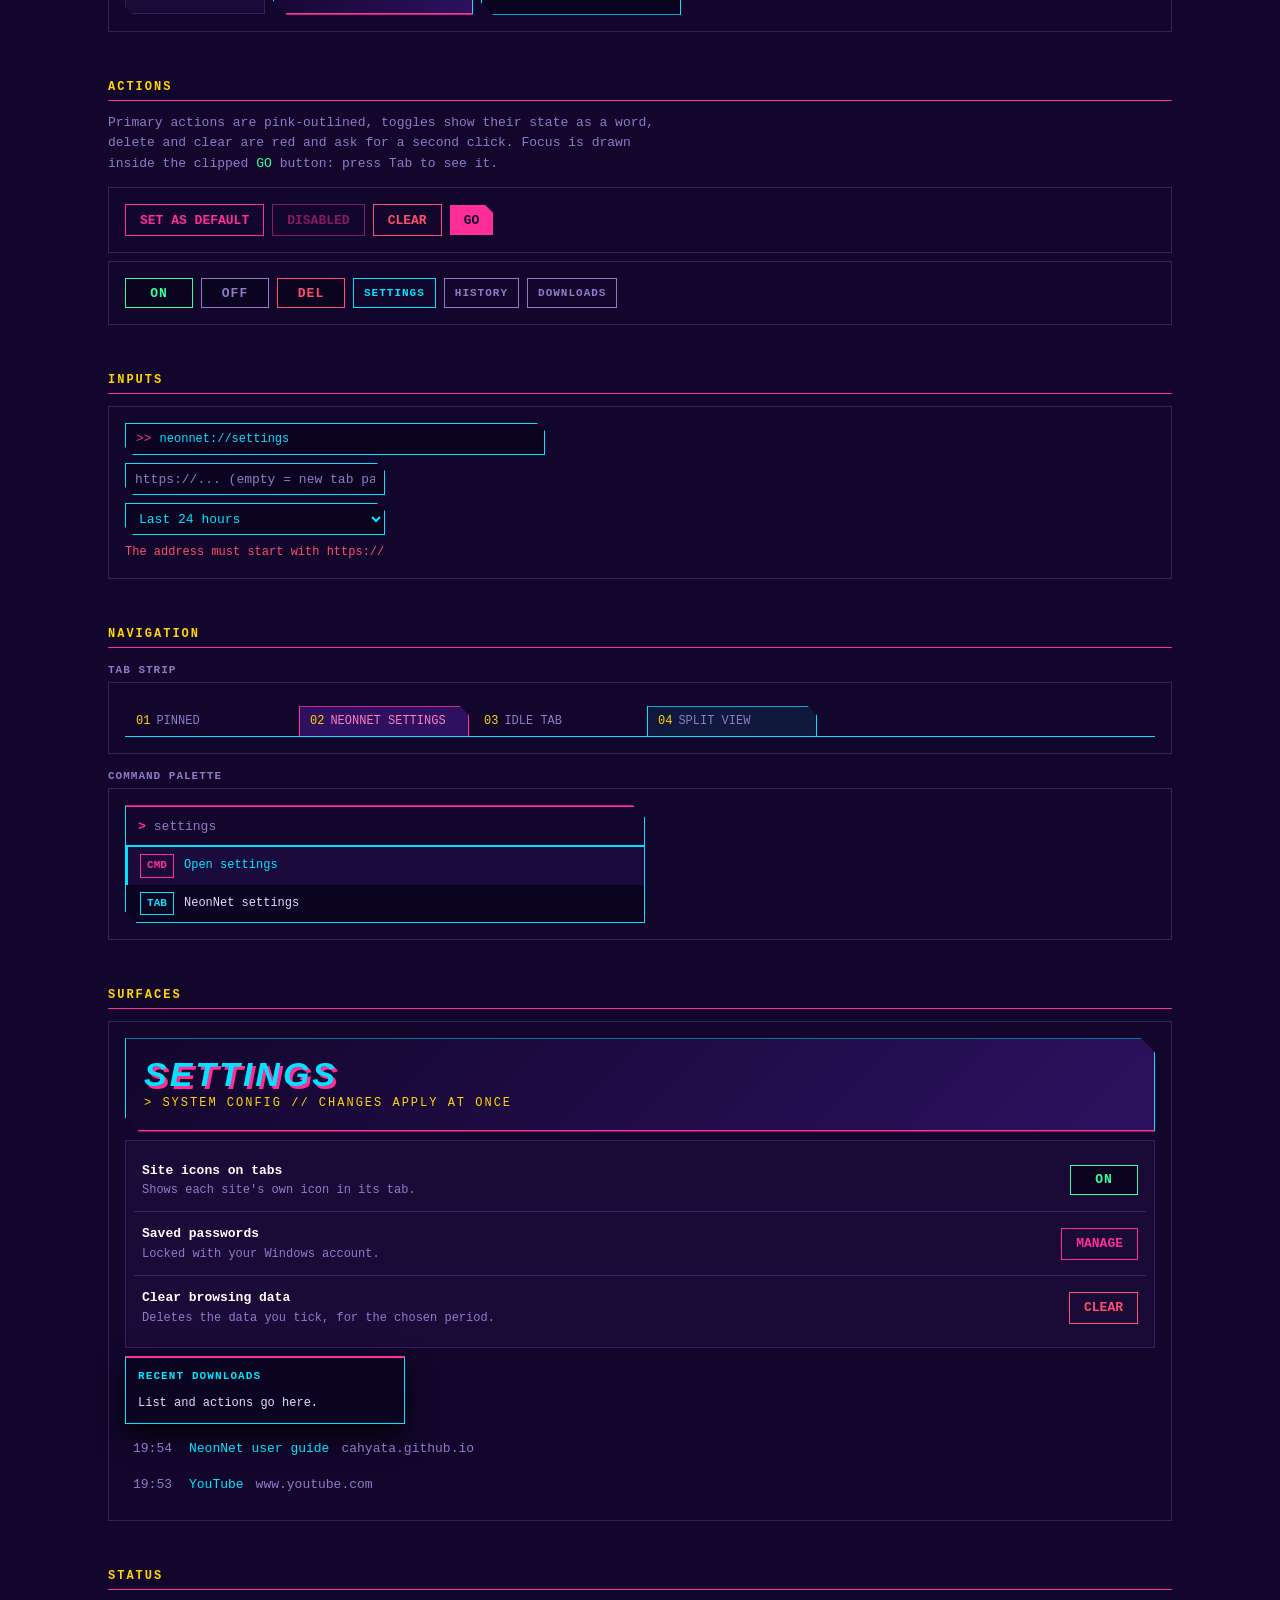
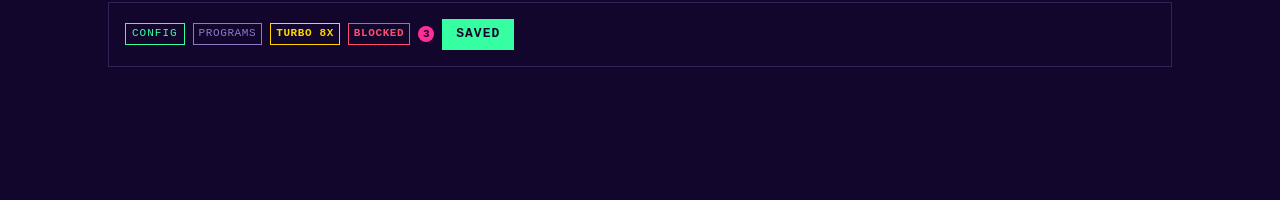
<file: design/catalog.html>
<!doctype html>
<html lang="en">
<head>
<meta charset="utf-8">
<meta name="viewport" content="width=device-width,initial-scale=1">
<title>NeonNet design system</title>
<!-- Open this file in a browser. It uses ../ui/tokens.css, so run tools/gen_tokens.ps1 first if that file is missing. -->
<link rel="stylesheet" href="../ui/tokens.css">
<style>
*{box-sizing:border-box}
html,body{margin:0;background:var(--surface);color:var(--text);font:13px/1.6 var(--font-mono)}
body::after{content:"";position:fixed;inset:0;pointer-events:none;z-index:var(--z-scan);background:repeating-linear-gradient(0deg,transparent 0 2px,var(--scanline) 2px 3px)}
body.noscan::after{display:none}
a{color:var(--accent-secondary)}
:focus-visible{outline:2px solid var(--accent-secondary);outline-offset:2px}
.skip{position:absolute;left:12px;top:-60px;padding:8px 14px;background:var(--accent-secondary);color:var(--surface);font-weight:bold;z-index:100}
.skip:focus{top:8px}
header.bar{position:sticky;top:0;z-index:var(--z-sticky);background:var(--surface);border-bottom:1px solid var(--accent-secondary);display:flex;gap:var(--space-4);align-items:center;flex-wrap:wrap;padding:10px var(--space-6)}
.brand{color:var(--highlight);font-weight:bold;letter-spacing:1.5px}.brand b{color:var(--accent-primary)}
.bar nav{display:flex;gap:var(--space-3);flex-wrap:wrap;flex:1}
.bar nav a{padding:4px 10px;border:1px solid var(--text-muted);color:var(--text-muted);text-decoration:none;font-size:11px;font-weight:bold;letter-spacing:1px}
.bar nav a:hover{background:var(--accent-secondary);border-color:var(--accent-secondary);color:var(--surface)}
.themes{display:flex;gap:var(--space-1)}
.themes button,.chk{font:bold 11px var(--font-mono);letter-spacing:1px;background:var(--surface-inset);border:1px solid var(--text-muted);color:var(--text-muted);padding:5px 10px;cursor:pointer}
.themes button[aria-pressed="true"]{border-color:var(--success);color:var(--success)}
main{max-width:1100px;margin:0 auto;padding:var(--space-7) var(--space-6) 80px}
h1{margin:0;font:italic 900 40px var(--font-display);letter-spacing:3px;color:var(--accent-secondary);text-shadow:3px 3px 0 var(--accent-primary)}
.lead{color:var(--highlight);letter-spacing:2px;margin:6px 0 var(--space-7)}
section{margin-bottom:48px;scroll-margin-top:70px}
h2{font:bold 12px var(--font-mono);color:var(--highlight);letter-spacing:2px;margin:0 0 var(--space-4);padding-bottom:6px;border-bottom:1px solid var(--accent-primary);text-transform:uppercase}
h3{font:bold 11px var(--font-mono);letter-spacing:1px;color:var(--text-muted);margin:var(--space-5) 0 var(--space-2);text-transform:uppercase}
p.note{color:var(--text-muted);max-width:70ch;margin:0 0 var(--space-4)}
code{color:var(--success)}
.grid{display:grid;grid-template-columns:repeat(auto-fill,minmax(210px,1fr));gap:var(--space-3)}
.sw{border:1px solid var(--border);background:var(--surface-raised)}
.sw i{display:block;height:44px;border-bottom:1px solid var(--border)}
.sw div{padding:6px 8px;font-size:11px}.sw b{display:block;color:var(--text-strong)}.sw span{color:var(--text-muted);word-break:break-all}
.sp{display:flex;align-items:center;gap:var(--space-3);margin:4px 0}.sp i{display:block;height:12px;background:var(--accent-primary)}.sp span{color:var(--text-muted);font-size:11px}
.stage{background:var(--surface);border:1px solid var(--border);padding:var(--space-5);display:flex;gap:var(--space-3);flex-wrap:wrap;align-items:center}
.stage.col{flex-direction:column;align-items:stretch}
.cut-sm{clip-path:polygon(0 0,calc(100% - var(--cut-sm)) 0,100% var(--cut-sm),100% 100%,var(--cut-sm) 100%,0 calc(100% - var(--cut-sm)))}
.btn{height:32px;padding:0 14px;background:none;border:1px solid var(--accent-primary);color:var(--accent-primary);font:bold 13px var(--font-mono);display:inline-flex;align-items:center;cursor:pointer;white-space:nowrap}
.btn:hover:not(:disabled){background:var(--accent-primary);color:var(--surface)}
.btn:disabled{opacity:.5;cursor:default}
.btn.danger,.tog.danger{border-color:var(--danger);color:var(--danger)}
.btn.danger:hover,.tog.danger:hover{background:var(--danger);border-color:var(--danger);color:var(--surface)}
.tog{min-width:68px;height:30px;padding:0 11px;background:var(--surface-inset);border:1px solid var(--text-muted);color:var(--text-muted);font:bold 13px var(--font-mono);letter-spacing:1px;cursor:pointer}
.tog[aria-pressed="true"]{border-color:var(--success);color:var(--success)}
.tog:hover:not(:disabled){background:var(--accent-secondary);border-color:var(--accent-secondary);color:var(--surface)}
.go{height:30px;padding:0 14px;border:0;background:var(--accent-primary);color:var(--surface);font:bold 13px var(--font-mono);cursor:pointer;clip-path:polygon(0 0,calc(100% - var(--cut-sm)) 0,100% var(--cut-sm),100% 100%,0 100%)}
.go:hover{background:var(--accent-secondary)}
.go:focus-visible,.tab:focus-visible,.cut-sm:focus-visible{outline:none;box-shadow:inset 0 0 0 2px var(--accent-secondary)}
.hud{height:30px;padding:0 10px;border:1px solid var(--text-muted);color:var(--text-muted);font:bold 11px var(--font-mono);letter-spacing:1px;display:inline-flex;align-items:center;text-decoration:none}
.hud.on{border-color:var(--accent-secondary);color:var(--accent-secondary)}
.addr{height:32px;display:flex;align-items:center;border:1px solid var(--accent-secondary);background:var(--surface-inset);max-width:420px;width:100%}
.addr span{color:var(--accent-primary);padding:0 6px 0 10px}
.addr input{flex:1;min-width:0;height:100%;background:none;border:0;outline:0;color:var(--accent-secondary);font:12px var(--font-mono)}
.addr:focus-within{box-shadow:inset 0 0 0 2px var(--accent-secondary),inset 0 0 12px rgba(0,229,255,.3)}
input::placeholder{color:var(--text-muted);opacity:1}
.txt,select{height:32px;background:var(--surface-inset);color:var(--accent-secondary);border:1px solid var(--accent-secondary);padding:0 9px;font:inherit;width:260px;max-width:100%}
.txt:focus-visible,select:focus-visible{outline:none;box-shadow:inset 0 0 0 2px var(--accent-secondary)}
.err{color:var(--danger);font-size:12px}
.strip{display:flex;align-items:flex-end;gap:var(--space-1);border-bottom:1px solid var(--accent-secondary);height:38px;width:100%;overflow:hidden}
.tab{display:flex;align-items:center;gap:var(--space-2);height:30px;padding:0 8px 0 10px;width:170px;flex:0 1 170px;color:var(--text-muted);border:1px solid transparent;border-bottom:none;clip-path:polygon(0 0,calc(100% - var(--cut-tab)) 0,100% var(--cut-tab),100% 100%,0 100%);position:relative;min-width:0;font-size:12px}
.tab .n{color:var(--highlight)}.tab .t{flex:1;overflow:hidden;white-space:nowrap;text-overflow:ellipsis}
.tab.active{background:var(--surface-active);color:var(--accent-primary-soft);border-color:var(--accent-primary)}
.tab.split{border-color:var(--accent-secondary);background:rgba(0,229,255,.08)}
.hero{background:linear-gradient(135deg,var(--surface) 0%,var(--surface-active) 100%);border:1px solid var(--accent-secondary);border-bottom:2px solid var(--accent-primary);padding:var(--space-5) var(--space-6);width:100%;clip-path:polygon(0 0,calc(100% - var(--cut-lg)) 0,100% var(--cut-lg),100% 100%,var(--cut-lg) 100%,0 calc(100% - var(--cut-lg)))}
.pop{background:var(--surface-inset);border:1px solid var(--accent-secondary);border-top:2px solid var(--accent-primary);box-shadow:0 12px 28px var(--shadow);padding:10px 12px;font-size:12px;width:280px}
.pop .hd{color:var(--accent-secondary);font-weight:bold;font-size:11px;letter-spacing:1.1px;margin-bottom:8px}
.sec{background:var(--surface-raised);border:1px solid var(--divider);padding:var(--space-3);width:100%}
.row{display:flex;align-items:center;gap:var(--space-5);padding:12px 8px;border-bottom:1px solid var(--border);min-height:50px}
.row:last-child{border-bottom:0}
.row:hover,.row:focus-within{background:var(--surface-hover);box-shadow:inset 3px 0 0 var(--accent-secondary)}
.lab{flex:1;min-width:0}.lab b{display:block;color:var(--text-strong)}.lab span{display:block;color:var(--text-muted);font-size:12px;line-height:1.5}
.badge{padding:1px 6px;border:1px solid var(--success);color:var(--success);font-size:11px;letter-spacing:1px}
.tag{padding:1px 5px;border:1px solid var(--text-muted);color:var(--text-muted);font-size:11px;letter-spacing:.6px;text-transform:uppercase}
.tag.mode{border-color:var(--highlight);color:var(--highlight);font-weight:bold}
.tag.bad{border-color:var(--danger);color:var(--danger);font-weight:bold}
.count{min-width:16px;height:16px;padding:0 4px;border-radius:var(--radius-count);background:var(--accent-primary);color:var(--surface);font-size:11px;font-weight:bold;line-height:16px;text-align:center}
.toast{background:var(--success);color:var(--surface);padding:5px 14px;font-weight:bold;letter-spacing:1px}
.lr{display:flex;align-items:center;gap:12px;padding:6px 8px;min-height:32px;width:100%}
.lr:hover,.lr:focus-within{background:var(--surface-hover);box-shadow:inset 3px 0 0 var(--accent-secondary)}
.lr .time{color:var(--text-muted);width:44px}.lr .t{color:var(--accent-secondary)}.lr .h{color:var(--text-muted);flex:1}
.lr .x{width:24px;height:24px;background:none;border:0;color:var(--text-muted);opacity:0;cursor:pointer;font:inherit}
.lr:hover .x,.lr:focus-within .x{opacity:1}.lr .x:hover{background:var(--danger);color:var(--surface)}
.pal{background:var(--surface-inset);border:1px solid var(--accent-secondary);border-top:2px solid var(--accent-primary);box-shadow:0 16px 36px var(--shadow);width:100%;max-width:520px;clip-path:polygon(0 0,calc(100% - var(--cut-md)) 0,100% var(--cut-md),100% 100%,var(--cut-md) 100%,0 calc(100% - var(--cut-md)))}
.pal .hd{display:flex;gap:8px;height:40px;align-items:center;padding:0 12px;background:var(--surface);box-shadow:inset 0 -2px 0 var(--accent-secondary)}
.pal .hd b{color:var(--accent-primary)}.pal .hd span{color:var(--text-muted)}
.pi{display:flex;align-items:center;gap:10px;padding:7px 12px;border-left:2px solid transparent;font-size:12px}
.pi.sel{background:var(--surface-hover);border-left-color:var(--accent-secondary);color:var(--accent-secondary)}
.pk{min-width:34px;text-align:center;font-size:11px;font-weight:bold;padding:2px 5px;border:1px solid var(--accent-secondary);color:var(--accent-secondary)}
.pk.cmd{border-color:var(--accent-primary);color:var(--accent-primary)}
.ty{margin:6px 0}.ty small{display:block;color:var(--text-muted);font:normal 400 11px/16px var(--font-mono);letter-spacing:0;text-shadow:none}
.sr-only{position:absolute;width:1px;height:1px;margin:-1px;overflow:hidden;clip:rect(0 0 0 0);white-space:nowrap}
@media (max-width:640px){main{padding-inline:16px}}
</style>
</head>
<body>
<a class="skip" href="#main">Skip to main content</a>
<header class="bar">
  <div class="brand">&#9632; <b>NEON</b>NET // DESIGN SYSTEM</div>
  <nav aria-label="Catalog sections">
    <a href="#color">COLOR</a><a href="#type">TYPE</a><a href="#space">SPACE &amp; CUTS</a><a href="#actions">ACTIONS</a><a href="#inputs">INPUTS</a><a href="#nav">NAVIGATION</a><a href="#surfaces">SURFACES</a><a href="#status">STATUS</a>
  </nav>
  <div class="themes" role="group" aria-label="Theme">
    <button type="button" data-t="dark" aria-pressed="true">DARK</button>
    <button type="button" data-t="light" aria-pressed="false">LIGHT</button>
    <button type="button" data-t="contrast-dark" aria-pressed="false">HC DARK</button>
    <button type="button" data-t="contrast-light" aria-pressed="false">HC LIGHT</button>
    <button type="button" class="chk" id="scan" aria-pressed="true">SCANLINES</button>
  </div>
</header>
<main id="main" tabindex="-1" data-theme="dark">
  <h1>NEONNET</h1>
  <div class="lead">&gt; DESIGN SYSTEM // TOKENS AND COMPONENTS</div>

  <section id="color">
    <h2>Color</h2>
    <p class="note">Colours are named for their role. The values below are read live from <code>ui/tokens.css</code>, so they follow the theme buttons above. Change a value in <code>design/tokens.json</code>, run <code>tools/gen_tokens.ps1</code>, and reload.</p>
    <div class="grid" id="swatches"></div>
  </section>

  <section id="type">
    <h2>Type</h2>
    <p class="note">Two system fonts, no font files. Mono for everything; the display face only for page heroes. The smallest text is 11px.</p>
    <div class="ty" style="font:italic 900 40px/1.3 var(--font-display);letter-spacing:3px;color:var(--accent-secondary);text-shadow:3px 3px 0 var(--accent-primary)">DISPLAY-LG 40/44<small>Impact, italic 900, uppercase. Page heroes.</small></div>
    <div class="ty" style="font:13px/21px var(--font-mono)">body 13/21 &mdash; Used when you type words instead of an address.</div>
    <div class="ty" style="font:12px/16px var(--font-mono)">chrome 12/16 &mdash; neonnet://settings</div>
    <div class="ty" style="font:bold 12px/18px var(--font-mono);letter-spacing:2px;color:var(--highlight)">SECTION-TITLE 12/18 &mdash; SEARCH 01 // ADDRESS BAR</div>
    <div class="ty" style="font:bold 11px/16px var(--font-mono);letter-spacing:1px">LABEL 11/16 &mdash; SETTINGS</div>
    <div class="ty" style="font:11px/16px var(--font-mono);color:var(--text-muted)">caption 11/16 &mdash; https://neonnet.ui/settings.html</div>
  </section>

  <section id="space">
    <h2>Space &amp; cuts</h2>
    <div id="spaces"></div>
    <h3>Cut corners (clip-path)</h3>
    <p class="note">NeonNet has no rounded corners. Corners are cut with <code>clip-path</code> using the <code>--cut-*</code> tokens.</p>
    <div class="stage">
      <div class="sec cut-sm" style="width:140px;padding:14px;text-align:center">cut-sm 8</div>
      <div class="hero" style="width:200px;padding:14px;text-align:center">cut-lg 14</div>
      <div class="pal" style="width:200px;padding:14px;text-align:center">cut-md 12</div>
    </div>
  </section>

  <section id="actions">
    <h2>Actions</h2>
    <p class="note">Primary actions are pink-outlined, toggles show their state as a word, delete and clear are red and ask for a second click. Focus is drawn inside the clipped <code>GO</code> button: press Tab to see it.</p>
    <div class="stage">
      <button class="btn" type="button">SET AS DEFAULT</button>
      <button class="btn" type="button" disabled>DISABLED</button>
      <button class="btn danger" type="button" id="armBtn">CLEAR</button>
      <button class="go" type="button">GO</button>
    </div>
    <div class="stage" style="margin-top:8px">
      <button class="tog" type="button" aria-pressed="true">ON</button>
      <button class="tog" type="button" aria-pressed="false">OFF</button>
      <button class="tog danger" type="button">DEL</button>
      <a class="hud on" href="#actions">SETTINGS</a><a class="hud" href="#actions">HISTORY</a><a class="hud" href="#actions">DOWNLOADS</a>
    </div>
  </section>

  <section id="inputs">
    <h2>Inputs</h2>
    <div class="stage col">
      <div class="addr cut-sm"><span>&gt;&gt;</span><input value="neonnet://settings" aria-label="Address"></div>
      <input class="txt cut-sm" placeholder="https://... (empty = new tab page)" aria-label="Home page">
      <select class="cut-sm" aria-label="Range"><option>Last 24 hours</option><option>All time</option></select>
      <div class="err" role="status">The address must start with https://</div>
    </div>
  </section>

  <section id="nav">
    <h2>Navigation</h2>
    <h3>Tab strip</h3>
    <div class="stage"><div class="strip" role="tablist" aria-label="Tabs">
      <div class="tab" role="tab" tabindex="0"><span class="n">01</span><span class="t">PINNED</span></div>
      <div class="tab active" role="tab" tabindex="0" aria-selected="true"><span class="n">02</span><span class="t">NEONNET SETTINGS</span></div>
      <div class="tab" role="tab" tabindex="0"><span class="n">03</span><span class="t">IDLE TAB</span></div>
      <div class="tab split" role="tab" tabindex="0"><span class="n">04</span><span class="t">SPLIT VIEW</span></div>
    </div></div>
    <h3>Command palette</h3>
    <div class="stage"><div class="pal" role="dialog" aria-label="Command palette"><div class="hd"><b>&gt;</b><span>settings</span></div>
      <div class="pi sel"><span class="pk cmd">CMD</span>Open settings</div><div class="pi"><span class="pk">TAB</span>NeonNet settings</div></div></div>
  </section>

  <section id="surfaces">
    <h2>Surfaces</h2>
    <div class="stage col">
      <div class="hero"><div style="font:italic 900 34px var(--font-display);letter-spacing:3px;color:var(--accent-secondary);text-shadow:3px 3px 0 var(--accent-primary)">SETTINGS</div><div style="color:var(--highlight);letter-spacing:2px;font-size:12px">&gt; SYSTEM CONFIG // CHANGES APPLY AT ONCE</div></div>
      <div class="sec">
        <div class="row"><div class="lab"><b>Site icons on tabs</b><span>Shows each site's own icon in its tab.</span></div><button class="tog" type="button" aria-pressed="true">ON</button></div>
        <div class="row"><div class="lab"><b>Saved passwords</b><span>Locked with your Windows account.</span></div><button class="btn" type="button">MANAGE</button></div>
        <div class="row"><div class="lab"><b>Clear browsing data</b><span>Deletes the data you tick, for the chosen period.</span></div><button class="btn danger" type="button">CLEAR</button></div>
      </div>
      <div class="pop" role="dialog" aria-label="Recent downloads"><div class="hd">RECENT DOWNLOADS</div>List and actions go here.</div>
      <div style="width:100%">
        <div class="lr"><span class="time">19:54</span><span class="t">NeonNet user guide</span><span class="h">cahyata.github.io</span><button class="x" type="button" aria-label="Remove from history">&#10005;</button></div>
        <div class="lr"><span class="time">19:53</span><span class="t">YouTube</span><span class="h">www.youtube.com</span><button class="x" type="button" aria-label="Remove from history">&#10005;</button></div>
      </div>
    </div>
  </section>

  <section id="status">
    <h2>Status</h2>
    <div class="stage">
      <span class="badge">CONFIG</span><span class="tag">Programs</span><span class="tag mode">TURBO 8x</span><span class="tag bad">BLOCKED</span><span class="count">3</span>
      <div class="toast" role="status">SAVED</div>
    </div>
  </section>
</main>
<script>
(function(){
  var main=document.getElementById('main'),root=document.documentElement;
  var colors=['surface','surface-inset','surface-raised','surface-raised-hover','surface-hover','surface-active','surface-code','divider','border','text','text-strong','text-muted','text-disabled','accent-primary','accent-primary-soft','accent-secondary','highlight','success','danger','shadow','scanline'];
  var spaces=['space-1','space-2','space-3','space-4','space-5','space-6','space-7'];
  function render(){
    var cs=getComputedStyle(main),sw=document.getElementById('swatches');sw.textContent='';
    colors.forEach(function(n){
      var v=cs.getPropertyValue('--'+n).trim(),d=document.createElement('div');d.className='sw';
      d.innerHTML='<i style="background:var(--'+n+')"></i><div><b>--'+n+'</b><span>'+v+'</span></div>';sw.appendChild(d);
    });
    var sp=document.getElementById('spaces');sp.textContent='';
    spaces.forEach(function(n){var v=cs.getPropertyValue('--'+n).trim(),d=document.createElement('div');d.className='sp';d.innerHTML='<i style="width:'+v+'"></i><span>--'+n+' '+v+'</span>';sp.appendChild(d);});
  }
  document.querySelectorAll('.themes button[data-t]').forEach(function(b){
    b.addEventListener('click',function(){
      var t=b.getAttribute('data-t');
      document.querySelectorAll('.themes button[data-t]').forEach(function(x){x.setAttribute('aria-pressed',x===b?'true':'false');});
      root.setAttribute('data-theme',t);main.setAttribute('data-theme',t);document.body.setAttribute('data-theme',t);render();
    });
  });
  var scan=document.getElementById('scan');
  scan.addEventListener('click',function(){var on=scan.getAttribute('aria-pressed')!=='true';scan.setAttribute('aria-pressed',on?'true':'false');document.body.classList.toggle('noscan',!on);});
  // Two clicks to delete, as in the app.
  var arm=document.getElementById('armBtn'),timer=0,label=arm.textContent;
  arm.addEventListener('click',function(){
    if(!timer){arm.textContent='CONFIRM?';timer=setTimeout(function(){timer=0;arm.textContent=label;},3000);return;}
    clearTimeout(timer);timer=0;arm.textContent=label;
  });
  var q=/[?&]theme=([\w-]+)/.exec(location.search),start=q?q[1]:'dark',sb=document.querySelector('.themes button[data-t="'+start+'"]');
  if(sb){sb.click();}else{root.setAttribute('data-theme','dark');document.body.setAttribute('data-theme','dark');render();}
})();
</script>
</body>
</html>
</file>
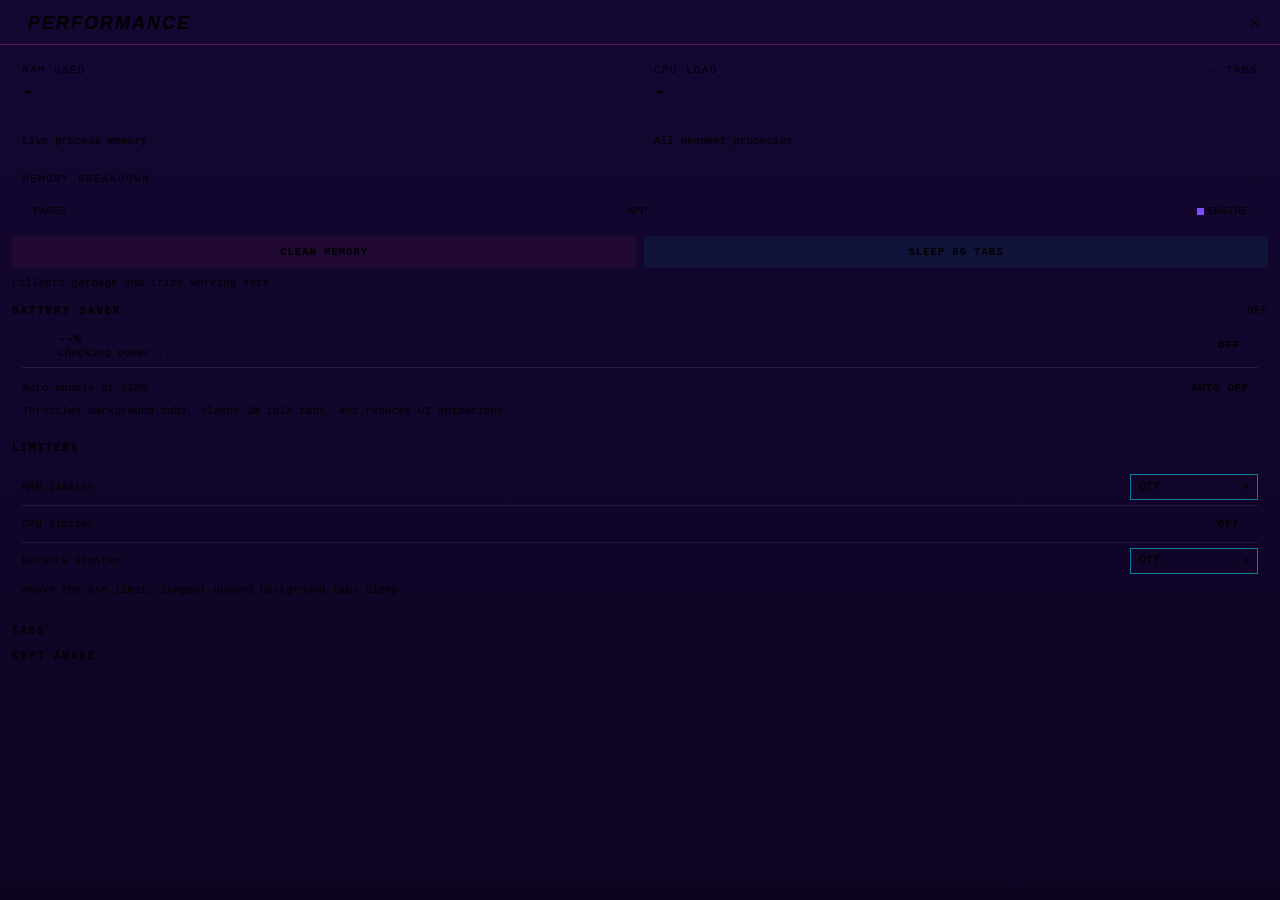
<file: ui/performance.html>
<!doctype html>
<html lang="en">
<head>
<meta charset="utf-8">
<title>PERFORMANCE</title>
<style>
*{box-sizing:border-box}
:is(button,input,select,a,[tabindex]):focus-visible{outline:2px solid var(--accent-secondary);outline-offset:2px;box-shadow:0 0 0 2px var(--surface-inset),0 0 8px var(--accent-secondary)}
html,body{margin:0;height:100%;background:var(--surface);color:var(--text);font:12px "Cascadia Mono","Consolas","Courier New",monospace;user-select:none;overflow:hidden}
body{display:flex;flex-direction:column;border-left:1px solid var(--accent-primary);background:linear-gradient(180deg,#140732 0%,#0d0422 100%)}
html.light body{background:linear-gradient(180deg,#f7f5fc 0%,#ede8f8 100%)}
header{display:flex;align-items:center;justify-content:space-between;padding:10px 12px 8px;flex:none;border-bottom:1px solid rgba(var(--accent-primary-rgb,255,46,151),.3);background:color-mix(in srgb,var(--surface-inset) 85%,transparent)}
.hd-l{display:flex;align-items:center;gap:8px}
.dot{width:8px;height:8px;border-radius:50%;background:var(--success);box-shadow:0 0 8px var(--success)}
.dot.eco{background:var(--highlight);box-shadow:0 0 8px var(--highlight)}
h1{margin:0;font:italic 900 18px Impact,"Arial Black",sans-serif;letter-spacing:2px;color:var(--accent-secondary);text-shadow:2px 2px 0 var(--accent-primary)}
button{font:inherit;cursor:pointer;border:0;background:none;color:inherit}
#x{width:26px;height:26px;color:var(--text-muted);display:flex;align-items:center;justify-content:center;border:1px solid transparent}
#x svg,.tab .a svg,.keep button svg,.act svg{display:block;margin:auto}
#x:hover{background:var(--accent-primary);color:var(--surface)}
main{flex:1;overflow-y:auto;padding:10px 12px 16px}

.kpis{display:grid;grid-template-columns:1fr 1fr;gap:8px}
.card{background:var(--surface-raised);border:1px solid var(--border);padding:9px 10px;position:relative;margin-bottom:10px}
.card.accent{border-color:rgba(0,229,255,.45);border-top:2px solid var(--accent-secondary)}
.card.eco-on{border-color:rgba(53,255,160,.65);border-top:2px solid var(--success);box-shadow:0 0 18px rgba(53,255,160,.08) inset}
.kpis .card{margin-bottom:8px}
.klbl{font-size:11px;color:var(--text-muted);letter-spacing:1.4px;display:flex;align-items:center;justify-content:space-between}
.kval{font-size:20px;font-weight:bold;color:var(--accent-secondary);margin:4px 0 4px;letter-spacing:-.5px}
.kval.pink{color:var(--accent-primary-soft)}
.spark{width:100%;height:26px;display:block}
.ksub{font-size:11px;color:var(--text-muted);margin-top:2px;white-space:nowrap;overflow:hidden;text-overflow:ellipsis}

.segbar{height:8px;background:var(--surface-inset);border:1px solid var(--border);display:flex;overflow:hidden;margin:6px 0}
.segbar i{display:block;height:100%;transition:width .3s ease}
.seg-p{background:var(--accent-secondary)}
.seg-b{background:var(--accent-primary)}
.seg-e{background:#7d4dff}
.legend{display:flex;justify-content:space-between;font-size:11px;color:var(--text-muted)}
.legend span{display:inline-flex;align-items:center;gap:4px}
.legend i{width:7px;height:7px;display:inline-block}
.legend b{color:var(--text);font-weight:normal}

.meter{height:6px;background:var(--surface-inset);border:1px solid var(--border);margin:7px 0 3px;position:relative;display:none}
.meter i{position:absolute;left:0;top:0;bottom:0;background:linear-gradient(90deg,var(--accent-secondary),var(--accent-primary));width:0;transition:width .3s ease}
.meter.over i{background:var(--accent-primary)}

.actions{display:grid;grid-template-columns:1fr 1fr;gap:8px;margin-bottom:8px}
.act{display:flex;align-items:center;justify-content:center;gap:6px;height:32px;border:1px solid var(--accent-primary);color:var(--accent-primary);font-size:11px;font-weight:bold;letter-spacing:.7px;background:rgba(255,46,151,.06)}
.act:hover{background:var(--accent-primary);color:var(--surface)}
.act.alt{border-color:var(--accent-secondary);color:var(--accent-secondary);background:rgba(0,229,255,.06)}
.act.alt:hover{background:var(--accent-secondary);color:var(--surface)}

.sec{font:bold 11px "Cascadia Mono","Consolas",monospace;color:var(--highlight);letter-spacing:1.8px;margin:12px 0 6px;display:flex;align-items:center;justify-content:space-between}
.sec span.sub{color:var(--text-muted);font-weight:normal;letter-spacing:.4px}

.bat-top{display:flex;align-items:center;justify-content:space-between;gap:8px}
.bat-info{display:flex;align-items:center;gap:8px;min-width:0}
.bat-ico{width:28px;height:15px;border:1px solid var(--accent-secondary);padding:2px;position:relative;flex:none}
.bat-ico::after{content:"";position:absolute;right:-4px;top:3px;width:2px;height:7px;background:var(--accent-secondary)}
.bat-fill{height:100%;background:var(--success);width:100%;transition:width .3s ease}
.bat-fill.low{background:var(--accent-primary)}
.bat-fill.mid{background:var(--highlight)}
.bat-pct{font-size:13px;font-weight:bold;color:var(--text)}
.bat-st{font-size:11px;color:var(--text-muted)}
.bat-bar{display:flex;align-items:center;justify-content:space-between;gap:6px;margin-top:8px;padding-top:8px;border-top:1px solid rgba(138,111,192,.2)}
.pill{height:24px;padding:0 9px;border:1px solid var(--text-muted);color:var(--text-muted);font-size:11px;font-weight:bold;letter-spacing:.6px}
.pill:hover{border-color:var(--accent-secondary);color:var(--accent-secondary)}
.pill.on{border-color:var(--success);color:var(--surface);background:var(--success)}

.hint{color:var(--text-muted);margin:4px 0 0;line-height:1.45;font-size:11px}
.hint.ok{color:var(--success)}
.row{display:flex;align-items:center;justify-content:space-between;gap:8px;padding:5px 0}
.row+.row{border-top:1px solid rgba(138,111,192,.16)}
.row label{color:var(--text);font-size:11px}
select{display:none}
.nn-sel{position:relative;min-width:128px}
.nn-sel-btn{width:100%;height:26px;padding:0 8px;background:var(--surface-inset);color:var(--accent-secondary);border:1px solid rgba(0,229,255,.55);font:11px inherit;display:flex;align-items:center;justify-content:space-between;gap:8px;text-align:left}
.nn-sel-btn:hover,.nn-sel.open .nn-sel-btn{border-color:var(--accent-primary);color:var(--accent-primary-soft)}
.nn-sel-btn .arr{font-size:11px;color:var(--text-muted)}
.nn-sel.open .nn-sel-btn .arr{color:var(--accent-primary)}
.nn-sel-pop{position:absolute;right:0;top:calc(100% + 3px);min-width:100%;z-index:40;display:none;background:var(--surface-inset);border:1px solid var(--accent-secondary);border-top:2px solid var(--accent-primary);box-shadow:0 12px 26px rgba(0,0,0,.8);padding:3px 0;max-height:190px;overflow-y:auto}
.nn-sel.open .nn-sel-pop{display:block}
.nn-sel-opt{display:block;width:100%;padding:6px 10px;text-align:left;font:11px inherit;color:var(--text);white-space:nowrap}
.nn-sel-opt:hover{background:rgba(0,229,255,.14);color:var(--accent-secondary)}
.nn-sel-opt.on{background:rgba(255,46,151,.15);color:var(--accent-primary-soft);font-weight:bold}
.tog{min-width:58px;height:26px;padding:0 10px;border:1px solid var(--text-muted);color:var(--text-muted);font-weight:bold;font-size:11px;letter-spacing:1px}
.tog:hover{border-color:var(--accent-secondary);color:var(--accent-secondary)}
.tog.on{border-color:var(--success);color:var(--surface);background:var(--success)}

.tab{position:relative;display:flex;flex-wrap:wrap;align-items:center;gap:4px 6px;padding:7px 8px;margin-bottom:5px;background:var(--surface-raised);border:1px solid rgba(138,111,192,.22)}
.tab:hover{background:var(--surface-hover);border-color:rgba(0,229,255,.45)}
.tab.active{border-left:2px solid var(--accent-secondary)}
.tab.hot{border-left:2px solid var(--accent-primary)}
.tab .t{flex:1 1 100%;min-width:0;overflow:hidden;text-overflow:ellipsis;white-space:nowrap;color:var(--text);font-size:11.5px}
.tab.active .t{color:var(--accent-secondary)}
.tab.off .t{color:var(--text-muted);font-style:italic}
.tab .m{width:60px;text-align:right;color:var(--accent-secondary);flex:none;margin-left:auto;font-size:11px}
.tab .c{width:38px;text-align:right;color:var(--text-muted);flex:none;font-size:11px}
.tab.hot .c{color:var(--accent-primary);font-weight:bold}
.tab .a{width:22px;height:22px;flex:none;color:var(--text-muted);opacity:.35}
.tab:hover .a{opacity:1}
.tab .a:hover{background:var(--accent-primary);color:var(--surface)}
.tab .a:disabled{opacity:.18;cursor:default}
.tab .a.on{opacity:1;color:var(--accent-secondary)}
.tab .mbar{position:absolute;left:0;right:0;bottom:0;height:2px;background:rgba(138,111,192,.14)}
.tab .mbar i{display:block;height:100%;background:linear-gradient(90deg,var(--accent-secondary),var(--accent-primary))}
.tag{font-size:11px;font-weight:bold;color:var(--surface);background:var(--accent-primary);padding:1px 4px;letter-spacing:.7px;flex:none}
.tag.ok{background:var(--success)}
.tag.act{background:var(--accent-secondary)}

.keep{display:flex;align-items:center;justify-content:space-between;padding:5px 8px;margin-bottom:4px;background:var(--surface-raised);border:1px solid rgba(138,111,192,.22);color:var(--text);font-size:11px}
.keep button{width:22px;height:22px;color:var(--text-muted)}
.keep button:hover{background:var(--accent-primary);color:var(--surface)}
.empty{color:var(--text-muted);padding:6px 0;font-size:11px}
</style>
</head>
<body>
<header>
  <div class="hd-l"><span class="dot" id="hdDot"></span><h1>PERFORMANCE</h1></div>
  <button id="x" title="Close the panel (Ctrl+Shift+M)"></button>
</header>
<main>
  <div class="kpis">
    <div class="card accent">
      <div class="klbl"><span>RAM USED</span><span id="limitNote"></span></div>
      <div class="kval" id="total">-</div>
      <svg class="spark" id="ramSpark" viewBox="0 0 120 26" preserveAspectRatio="none"></svg>
      <div class="ksub" id="ramSub">Live process memory</div>
    </div>
    <div class="card">
      <div class="klbl"><span>CPU LOAD</span><span id="tabCount">- TABS</span></div>
      <div class="kval pink" id="cpu">-</div>
      <svg class="spark" id="cpuSpark" viewBox="0 0 120 26" preserveAspectRatio="none"></svg>
      <div class="ksub" id="cpuSub">All NeonNet processes</div>
    </div>
  </div>

  <div class="card">
    <div class="klbl"><span>MEMORY BREAKDOWN</span><span id="totalMini">-</span></div>
    <div class="segbar"><i class="seg-p" id="segP"></i><i class="seg-b" id="segB"></i><i class="seg-e" id="segE"></i></div>
    <div class="legend">
      <span><i style="background:var(--accent-secondary)"></i>PAGES <b id="pages">-</b></span>
      <span><i style="background:var(--accent-primary)"></i>APP <b id="browser">-</b></span>
      <span><i style="background:#7d4dff"></i>ENGINE <b id="engine">-</b></span>
    </div>
    <div class="meter" id="meter"><i id="meterFill"></i></div>
  </div>

  <div class="actions">
    <button class="act" id="clean" title="Trim unused memory back to Windows">CLEAN MEMORY</button>
    <button class="act alt" id="unloadbg" title="Put background tabs to sleep">SLEEP BG TABS</button>
  </div>
  <div class="hint" id="cleanHint" style="margin-bottom:8px">Collects garbage and trims working sets.</div>

  <div class="sec"><span>BATTERY SAVER</span><span class="sub" id="batStateTxt">OFF</span></div>
  <div class="card" id="batCard">
    <div class="bat-top">
      <div class="bat-info">
        <div class="bat-ico"><div class="bat-fill" id="batFill"></div></div>
        <div>
          <div class="bat-pct" id="batPct">--%</div>
          <div class="bat-st" id="batSt">Checking power...</div>
        </div>
      </div>
      <button class="tog" id="batBtn">OFF</button>
    </div>
    <div class="bat-bar">
      <span style="font-size:11px;color:var(--text)">Auto-enable at &le;25%</span>
      <button class="pill" id="batAutoBtn">AUTO OFF</button>
    </div>
    <div class="hint" id="batHint">Throttles background tabs, sleeps 3m idle tabs, and reduces UI animations.</div>
  </div>

  <div class="sec"><span>LIMITERS</span></div>
  <div class="card">
    <div class="row"><label for="ram">RAM limiter</label>
      <select id="ram">
        <option value="0">Off</option>
        <option value="1024">1 GB</option><option value="2048">2 GB</option><option value="3072">3 GB</option>
        <option value="4096">4 GB</option><option value="6144">6 GB</option><option value="8192">8 GB</option>
      </select></div>
    <div class="row"><label>CPU limiter</label><button class="tog" id="bg">OFF</button></div>
    <div class="row"><label for="net">Network limiter</label>
      <select id="net">
        <option value="0">Off</option>
        <option value="256">256 KB/s</option><option value="512">512 KB/s</option>
        <option value="1024">1 MB/s</option><option value="2048">2 MB/s</option>
        <option value="5120">5 MB/s</option><option value="10240">10 MB/s</option>
      </select></div>
    <div class="row" id="netScopeRow" style="display:none"><label for="netScope">Apply to</label>
      <select id="netScope">
        <option value="bg">Background tabs</option>
        <option value="all">All tabs</option>
      </select></div>
    <div class="hint" id="ramHint">Above the RAM limit, longest-unused background tabs sleep.</div>
    <div class="hint" id="netHint"></div>
  </div>

  <div class="sec"><span>TABS</span><span class="sub" id="sleepCount"></span></div>
  <div id="tabs"></div>

  <div class="sec"><span>KEPT AWAKE</span></div>
  <div id="keep"></div>
</main>
<script>
const $ = s => document.querySelector(s);
const svg = d => '<svg viewBox="0 0 16 16" width="14" height="14" fill="none" stroke="currentColor" stroke-width="1.4" stroke-linecap="square" stroke-linejoin="miter">' + d + '</svg>';
const ICON = {
  spk:  svg('<path d="M2 6h3l4-3v10l-4-3H2z"/><path d="M11.2 5.6c1 .8 1 3.9 0 4.8M13 4c2 1.8 2 6.2 0 8"/>'),
  mute: svg('<path d="M2 6h3l4-3v10l-4-3H2z"/><path d="M11.5 6l3.5 4M15 6l-3.5 4"/>'),
  lock: svg('<rect x="3" y="7" width="10" height="7"/><path d="M5.2 7V5.2a2.8 2.8 0 0 1 5.6 0V7"/>'),
  moon: svg('<path d="M12.5 9.6A5.6 5.6 0 0 1 6.4 3.5 5.6 5.6 0 1 0 12.5 9.6z"/>'),
  x:    svg('<path d="M3.5 3.5l9 9M12.5 3.5l-9 9"/>'),
};
const send = (cmd, arg) => fetch('/cmd?m=' + encodeURIComponent(cmd + (arg === undefined ? '' : '\n' + arg)), {cache:'no-store'}).catch(() => {});
const fmt = mb => mb >= 1024 ? (mb / 1024).toFixed(2) + ' GB' : mb + ' MB';
const HOT = 20;
const ramHist = [], cpuHist = [];
let cleaning = 0;

const selSync = [];
function initCustomSelects(){
  document.querySelectorAll('select').forEach(sel => {
    const wrap = document.createElement('div'); wrap.className = 'nn-sel';
    const btn = document.createElement('button'); btn.type = 'button'; btn.className = 'nn-sel-btn';
    const lbl = document.createElement('span');
    const arr = document.createElement('span'); arr.className = 'arr'; arr.textContent = '▾';
    btn.append(lbl, arr);
    const pop = document.createElement('div'); pop.className = 'nn-sel-pop';
    const sync = () => {
      const opt = sel.options[sel.selectedIndex];
      lbl.textContent = opt ? opt.textContent : '';
      for(const b of pop.children) b.classList.toggle('on', b.dataset.v === sel.value);
    };
    [...sel.options].forEach(o => {
      const item = document.createElement('button'); item.type = 'button'; item.className = 'nn-sel-opt';
      item.dataset.v = o.value; item.textContent = o.textContent;
      item.onclick = e => {
        e.stopPropagation();
        wrap.classList.remove('open');
        if(sel.value !== o.value){ sel.value = o.value; sel.dispatchEvent(new Event('change')); }
        sync();
      };
      pop.appendChild(item);
    });
    btn.onclick = e => {
      e.stopPropagation();
      const was = wrap.classList.contains('open');
      document.querySelectorAll('.nn-sel.open').forEach(x => x.classList.remove('open'));
      if(!was){ sync(); wrap.classList.add('open'); }
    };
    sel.parentNode.insertBefore(wrap, sel.nextSibling);
    wrap.append(btn, pop);
    sync();
    selSync.push(sync);
  });
  document.addEventListener('click', () => document.querySelectorAll('.nn-sel.open').forEach(x => x.classList.remove('open')));
  document.addEventListener('keydown', e => { if(e.key === 'Escape') document.querySelectorAll('.nn-sel.open').forEach(x => x.classList.remove('open')); });
}
initCustomSelects();

function drawSpark(el, data, color, fixedMax){
  if(data.length < 2){ el.innerHTML = ''; return; }
  const w = 120, h = 26;
  const max = fixedMax || Math.max(10, ...data) * 1.15;
  const pts = data.map((v, i) => {
    const x = (i / (data.length - 1)) * w;
    const y = h - Math.max(2, Math.min(h - 2, (v / max) * (h - 4) + 2));
    return x.toFixed(1) + ',' + y.toFixed(1);
  });
  const area = '0,' + h + ' ' + pts.join(' ') + ' ' + w + ',' + h;
  el.innerHTML = '<polygon points="' + area + '" fill="' + color + '" fill-opacity="0.14"/><polyline points="' + pts.join(' ') + '" fill="none" stroke="' + color + '" stroke-width="1.6"/>';
}

$('#x').innerHTML = ICON.x;
$('#x').onclick = () => send('perf.hide');
$('#clean').onclick = () => {
  send('perf.clean'); cleaning = Date.now();
  $('#cleanHint').className = 'hint'; $('#cleanHint').textContent = 'Cleaning memory...';
};
$('#unloadbg').onclick = () => send('perf.unloadbg');
$('#ram').onchange = () => send('perf.ram', $('#ram').value);
$('#bg').onclick = () => send('perf.bg', $('#bg').classList.contains('on') ? '0' : '1');
$('#batBtn').onclick = () => send('perf.bat', $('#batBtn').classList.contains('on') ? '0' : '1');
$('#batAutoBtn').onclick = () => send('perf.batauto', $('#batAutoBtn').classList.contains('on') ? '0' : '1');
$('#net').onchange = () => send('perf.net', $('#net').value);
$('#netScope').onchange = () => send('perf.netall', $('#netScope').value === 'all' ? '1' : '0');

window.nnPerf = d => {
  const pages = Math.max(0, d.total - d.browser - d.engine);
  ramHist.push(d.total); if(ramHist.length > 24) ramHist.shift();
  cpuHist.push(d.cpu);   if(cpuHist.length > 24) cpuHist.shift();
  drawSpark($('#ramSpark'), ramHist, '#00e5ff', d.limit || 0);
  drawSpark($('#cpuSpark'), cpuHist, '#ff2e97', 100);

  $('#total').textContent = fmt(d.total);
  $('#totalMini').textContent = fmt(d.total);
  $('#pages').textContent = fmt(pages);
  $('#browser').textContent = fmt(d.browser);
  $('#engine').textContent = fmt(d.engine);
  $('#cpu').textContent = d.cpu.toFixed(1) + '%';
  $('#tabCount').textContent = d.tabs.length + ' TAB' + (d.tabs.length === 1 ? '' : 'S');

  const tot = Math.max(1, d.total);
  $('#segP').style.width = (pages / tot * 100).toFixed(1) + '%';
  $('#segB').style.width = (d.browser / tot * 100).toFixed(1) + '%';
  $('#segE').style.width = (d.engine / tot * 100).toFixed(1) + '%';

  const meter = $('#meter');
  if(d.limit){
    meter.style.display = 'block';
    $('#meterFill').style.width = Math.min(100, d.total / d.limit * 100) + '%';
    meter.classList.toggle('over', d.total > d.limit);
    $('#limitNote').textContent = 'CAP ' + fmt(d.limit);
    $('#ramSub').textContent = Math.round(d.total / d.limit * 100) + '% of RAM cap';
  } else {
    meter.style.display = 'none';
    $('#limitNote').textContent = '';
    $('#ramSub').textContent = 'Uncapped memory';
  }

  // Battery Saver UI
  const batOn = !!d.bat;
  $('#hdDot').classList.toggle('eco', batOn);
  $('#batCard').classList.toggle('eco-on', batOn);
  $('#batStateTxt').textContent = batOn ? (d.batManual ? 'ON (MANUAL)' : 'ON (AUTO)') : 'OFF';
  $('#batStateTxt').style.color = batOn ? 'var(--success)' : 'var(--text-muted)';
  $('#batBtn').classList.toggle('on', !!d.batManual);
  $('#batBtn').textContent = d.batManual ? 'ON' : 'OFF';
  $('#batAutoBtn').classList.toggle('on', !!d.batAuto);
  $('#batAutoBtn').textContent = d.batAuto ? 'AUTO ON' : 'AUTO OFF';
  const fill = $('#batFill');
  if(d.batPct >= 0){
    $('#batPct').textContent = d.batPct + '%';
    $('#batSt').textContent = d.batAc ? 'Plugged in (AC)' : 'Running on battery';
    fill.style.width = d.batPct + '%';
    fill.className = 'bat-fill' + (d.batPct <= 20 ? ' low' : d.batPct <= 45 ? ' mid' : '');
  } else {
    $('#batPct').textContent = 'AC';
    $('#batSt').textContent = 'Desktop / No battery';
    fill.style.width = '100%';
    fill.className = 'bat-fill';
  }

  if(document.activeElement !== $('#ram')) $('#ram').value = String(d.limit || 0);
  $('#bg').classList.toggle('on', !!d.bg);
  $('#bg').textContent = d.bg ? 'ON' : 'OFF';
  if(document.activeElement !== $('#net')) $('#net').value = String(d.net || 0);
  if(document.activeElement !== $('#netScope')) $('#netScope').value = d.netAll ? 'all' : 'bg';
  selSync.forEach(fn => fn());
  $('#netScopeRow').style.display = d.net ? '' : 'none';
  $('#netHint').textContent = d.net
    ? (d.netAll ? 'All tabs capped at ' : 'Background tabs capped at ') + (d.net >= 1024 ? (d.net / 1024) + ' MB/s.' : d.net + ' KB/s.')
    : '';
  $('#ramHint').textContent = d.limit && d.blocked && d.total > d.limit
    ? d.blocked + ' tab' + (d.blocked === 1 ? ' is' : 's are') + ' protected from sleeping.'
    : d.auto ? 'Slept ' + d.auto + ' idle tab' + (d.auto === 1 ? '' : 's') + ' this session.'
    : 'Above the RAM limit, longest-unused background tabs sleep.';

  if(cleaning && Date.now() - cleaning > 2600){
    cleaning = 0;
    const h = $('#cleanHint'); h.className = 'hint ok';
    h.textContent = 'Done: trimmed ' + d.trimmed + ' processes, now ' + fmt(d.total) + '.';
  }

  const list = $('#tabs'); list.innerHTML = '';
  const tabs = d.tabs.slice().sort((a, b) => (b.cpu >= HOT) - (a.cpu >= HOT) || b.mem - a.mem);
  const maxTabMem = Math.max(50, ...tabs.map(t => t.mem || 0));
  const sleeping = tabs.filter(t => t.discarded).length;
  $('#sleepCount').textContent = sleeping ? (sleeping + ' SLEEPING') : '';
  if(!tabs.length) list.innerHTML = '<div class="empty">No tabs.</div>';
  for(const t of tabs){
    const row = document.createElement('div');
    row.className = 'tab' + (t.active ? ' active' : '') + (t.discarded ? ' off' : '') + (t.cpu >= HOT ? ' hot' : '');
    const title = document.createElement('span'); title.className = 't'; title.textContent = t.title; title.title = t.title;
    const mem = document.createElement('span'); mem.className = 'm';
    mem.textContent = t.discarded ? 'SLEEP' : (t.shared ? '~' : '') + t.mem + ' MB';
    const cpu = document.createElement('span'); cpu.className = 'c'; cpu.textContent = t.discarded ? '' : t.cpu.toFixed(0) + '%';
    const un = document.createElement('button'); un.className = 'a'; un.innerHTML = ICON.moon; un.title = 'Sleep tab';
    un.disabled = t.discarded || t.active; un.onclick = () => send('perf.unload', t.id);
    const cl = document.createElement('button'); cl.className = 'a'; cl.innerHTML = ICON.x; cl.title = 'Close tab';
    cl.onclick = () => send('perf.close', t.id);
    const mu = document.createElement('button'); mu.className = 'a' + (t.muted ? ' on' : ''); mu.innerHTML = t.muted ? ICON.mute : ICON.spk;
    mu.title = t.muted ? 'Unmute' : 'Mute'; mu.disabled = t.discarded; mu.onclick = () => send('perf.mute', t.id);
    const ke = document.createElement('button'); ke.className = 'a' + (t.kept ? ' on' : ''); ke.innerHTML = ICON.lock;
    ke.title = t.kept ? 'Stop keeping awake' : 'Keep site awake'; ke.disabled = !t.site;
    ke.onclick = () => send('perf.keep', t.id);
    row.append(title);
    const tag = (txt, cls) => { const s = document.createElement('span'); s.className = 'tag ' + (cls || ''); s.textContent = txt; row.append(s); };
    if(t.active) tag('ACTIVE', 'act');
    if(t.cpu >= HOT) tag('HOT', '');
    if(t.audible) tag('SOUND', 'ok');
    if(t.form) tag('TYPING', 'ok');
    if(t.kept) tag('AWAKE', 'ok');
    row.append(mem, cpu, mu, ke, un, cl);
    if(!t.discarded && t.mem > 0){
      const mb = document.createElement('div'); mb.className = 'mbar';
      const fi = document.createElement('i'); fi.style.width = Math.min(100, Math.round(t.mem / maxTabMem * 100)) + '%';
      mb.appendChild(fi); row.appendChild(mb);
    }
    list.appendChild(row);
  }
  const keep = $('#keep'); keep.innerHTML = '';
  if(!d.keep.length) keep.innerHTML = '<div class="empty">No sites. Use the lock icon on a tab.</div>';
  for(const h of d.keep){
    const r = document.createElement('div'); r.className = 'keep';
    const s = document.createElement('span'); s.textContent = h;
    const b = document.createElement('button'); b.innerHTML = ICON.x; b.title = 'Remove';
    b.onclick = () => send('perf.unkeep', h);
    r.append(s, b); keep.appendChild(r);
  }
};
</script>
</body>
</html>
</file>
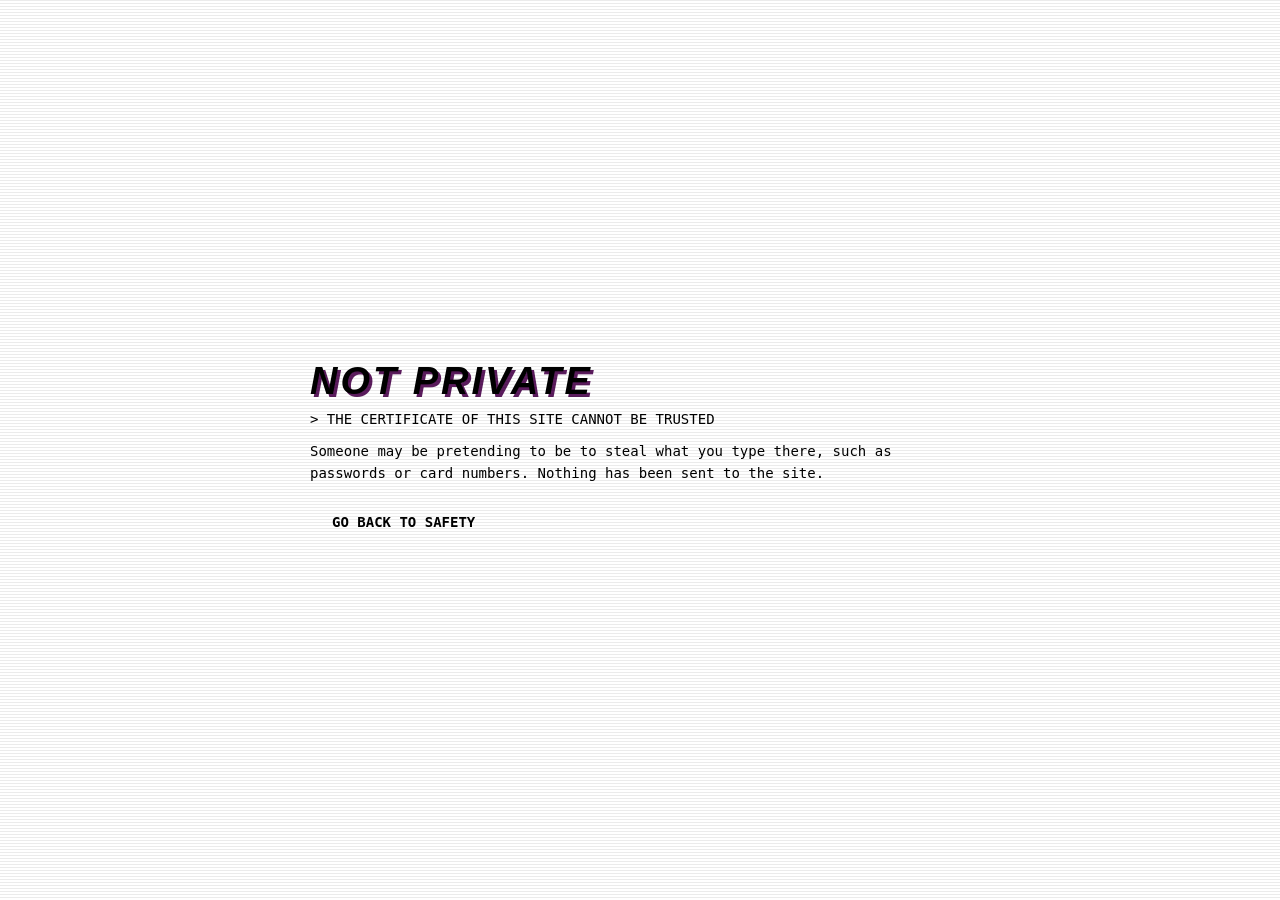
<file: ui/warning.html>
<!doctype html>
<html lang="en">
<head>
<meta charset="utf-8">
<title>WARNING</title>
<style>
html,body{margin:0;height:100%;background:var(--surface);color:var(--text);font:14px "Cascadia Mono",Consolas,monospace}
body{display:flex;align-items:center;justify-content:center}
body::after{content:"";position:fixed;inset:0;pointer-events:none;background:repeating-linear-gradient(0deg,transparent 0 2px,rgba(0,0,0,.08) 2px 3px)}
html.light body::after{background:repeating-linear-gradient(0deg,transparent 0 2px,rgba(0,0,0,.04) 2px 3px)}
.b{border:1px solid var(--danger);padding:28px 34px;max-width:660px;background:var(--surface-inset);
  clip-path:polygon(0 0,calc(100% - 16px) 0,100% 16px,100% 100%,16px 100%,0 calc(100% - 16px))}
h1{margin:0 0 8px;font:italic 900 38px Impact,"Arial Black",sans-serif;letter-spacing:3px;color:var(--danger);text-shadow:3px 3px 0 #5c1c5e}
.y{color:var(--highlight);margin:0 0 14px}
.u{color:var(--accent-secondary);word-break:break-all;margin:0 0 14px}
p{margin:0 0 14px;line-height:1.55;color:var(--text)}
.m{color:var(--text-muted)}
.row{display:flex;gap:12px;flex-wrap:wrap;align-items:center;margin-top:20px}
button{font:bold 14px "Cascadia Mono",Consolas,monospace;border:0;padding:10px 22px;cursor:pointer}
#back{background:var(--accent-primary);color:var(--surface)}
#back:hover,#back:focus{background:var(--accent-secondary);outline:0}
#adv{background:none;color:var(--text-muted);padding:10px 4px;font-weight:normal}
#adv:hover{color:var(--accent-secondary)}
#go{background:none;color:var(--danger);border:1px solid var(--danger)}
#go:hover{background:var(--danger);color:var(--surface)}
#more{display:none;margin-top:18px;padding-top:16px;border-top:1px solid #5c1c5e}
#more.on{display:block}
</style>
</head>
<body>
<main class="b">
  <h1 id="h"></h1>
  <div class="y" id="sub"></div>
  <div class="u" id="u"></div>
  <p id="why"></p>
  <div class="row"><button id="back" autofocus>GO BACK TO SAFETY</button><button id="adv">ADVANCED</button></div>
  <div id="more">
    <p class="m" id="detail"></p>
    <button id="go"></button>
  </div>
</main>
<script>
const q = new URLSearchParams(location.search);
const kind = q.get('kind') === 'https' ? 'https' : 'cert';
const code = parseInt(q.get('code') || '0', 10);
let target = q.get('url') || '';
// The address comes from the page's own address, which anyone can write: only a web address may be opened.
if (!/^https?:\/\//i.test(target)) target = '';
let host = target;
try { host = new URL(target).host; } catch (e) {}
const $ = s => document.querySelector(s);
const CERT = {
  '-200': 'The certificate is for a different site name than the one you asked for.',
  '-201': 'The certificate has expired, or your computer\'s clock is wrong.',
  '-202': 'The certificate was not issued by an authority this computer trusts.',
  '-203': 'The certificate has errors.',
  '-206': 'The certificate has been revoked by the authority that issued it.',
  '-207': 'The certificate is not valid.',
  '-208': 'The certificate is signed with an algorithm that is no longer safe.',
  '-210': 'The certificate uses a name that cannot be checked.',
  '-211': 'The certificate uses a key that is too weak.',
  '-213': 'The certificate is valid for longer than is allowed.'
};
if (kind === 'cert') {
  document.title = 'CONNECTION NOT PRIVATE';
  $('#h').textContent = 'NOT PRIVATE';
  $('#sub').textContent = '> THE CERTIFICATE OF THIS SITE CANNOT BE TRUSTED';
  $('#u').textContent = target;
  $('#why').textContent = 'Someone may be pretending to be ' + host + ' to steal what you type there, such as passwords or card numbers. Nothing has been sent to the site.';
  $('#detail').textContent = (CERT[String(code)] || 'The certificate failed the safety checks (code ' + code + ').') + ' If you continue, the site is opened without protection against impersonation, until NeonNet is closed.';
  $('#go').textContent = 'PROCEED TO ' + host.toUpperCase() + ' (UNSAFE)';
} else {
  document.title = 'NO SECURE CONNECTION';
  $('#h').textContent = 'NOT SECURE';
  $('#sub').textContent = '> THIS SITE DOES NOT OFFER A SECURE (HTTPS) CONNECTION';
  $('#u').textContent = target;
  $('#why').textContent = 'HTTPS-only mode is on, so NeonNet tried the secure address first and it did not work. Over plain HTTP, anyone on the network can read or change what you send and receive.';
  $('#detail').textContent = 'If you continue, ' + host + ' is opened over plain HTTP until NeonNet is closed. Do not type passwords or personal data there.';
  $('#go').textContent = 'CONTINUE TO ' + host.toUpperCase() + ' OVER HTTP (UNSAFE)';
}
$('#back').onclick = () => { if (history.length > 1) history.back(); else location.href = 'https://neonnet.ui/newtab.html'; };
$('#adv').onclick = () => { $('#more').classList.toggle('on'); };
if (!target) $('#adv').hidden = true;
$('#go').onclick = async () => {
  if (!target) return;
  try { await fetch('/api/settings/set?key=proceed&value=' + encodeURIComponent((kind === 'cert' ? 'cert|' : 'http|') + target), {cache: 'no-store'}); } catch (e) {}
  location.href = target;
};
</script>
</body>
</html>
</file>
<file: ui/tokens.css>
/* NeonNet design tokens. Generated from design/tokens.json by tools/gen_tokens.ps1. Do not edit by hand. */
:root,[data-theme="dark"]{color-scheme:dark;--surface:#12062c;--surface-inset:#0a0420;--surface-raised:#190a38;--surface-hover:#1b0b3d;--surface-raised-hover:#1f0d45;--surface-active:#2d1160;--divider:#3a1a5e;--border:rgba(138,111,192,0.28);--text:#e8d8ff;--text-strong:#ffffff;--text-muted:#9378c8;--text-disabled:#4d3a73;--accent-primary:#ff2e97;--accent-primary-soft:#ff7bc0;--accent-secondary:#00e5ff;--highlight:#ffd600;--success:#35ffa0;--danger:#ff4d6d;--shadow:rgba(0,0,0,0.78);--scanline:rgba(0,0,0,0.08);--surface-code:#070217;}
html.light,[data-theme="light"]{color-scheme:light;--surface:#f4f2fa;--surface-inset:#ffffff;--surface-raised:#ffffff;--surface-hover:#eae5f7;--surface-raised-hover:#f1edfa;--surface-active:#e4def4;--divider:#d4cbe8;--border:rgba(100,85,138,0.28);--text:#1a1033;--text-strong:#0d071e;--text-muted:#63558a;--text-disabled:#a89cc8;--accent-primary:#b7216c;--accent-primary-soft:#961b58;--accent-secondary:#006d7a;--highlight:#92400e;--success:#046c4e;--danger:#b91c1c;--shadow:rgba(30,16,64,0.16);--scanline:rgba(0,0,0,0.04);--surface-code:#ffffff;}
html.hc:not(.light),[data-theme="contrast-dark"]{color-scheme:dark;--surface:#000000;--surface-inset:#000000;--surface-raised:#000000;--surface-hover:#0c0c14;--surface-raised-hover:#000000;--surface-active:#000000;--divider:#ffffff;--border:#ffffff;--text:#ffffff;--text-strong:#ffffff;--text-muted:#e0e0ff;--text-disabled:#b8b8d8;--accent-primary:#ffff00;--accent-primary-soft:#ffff80;--accent-secondary:#00ffff;--highlight:#ffff00;--success:#00ffaa;--danger:#ff6666;--shadow:rgba(0,0,0,0);--scanline:rgba(0,0,0,0);--surface-code:#000000;}
html.hc.light,[data-theme="contrast-light"]{color-scheme:light;--surface:#ffffff;--surface-inset:#ffffff;--surface-raised:#ffffff;--surface-hover:#f0f0f0;--surface-raised-hover:#ffffff;--surface-active:#ffffff;--divider:#000000;--border:#000000;--text:#000000;--text-strong:#000000;--text-muted:#1a1a1a;--text-disabled:#404040;--accent-primary:#0000cc;--accent-primary-soft:#0000ff;--accent-secondary:#004488;--highlight:#7a3800;--success:#006622;--danger:#aa0000;--shadow:rgba(0,0,0,0);--scanline:rgba(0,0,0,0);--surface-code:#ffffff;}
:root{--space-1:4px;--space-2:6px;--space-3:8px;--space-4:12px;--space-5:16px;--space-6:18px;--space-7:24px;--radius-none:0;--radius-count:8px;--cut-sm:8px;--cut-tab:9px;--cut-md:12px;--cut-lg:14px;--z-tip:22;--z-popup:23;--z-sticky:30;--z-scan:50;--font-mono:"Cascadia Mono", Consolas, "Courier New", monospace;--font-display:Impact, "Arial Black", sans-serif;}
:root.incog{--accent-primary:#35ffa0;--accent-primary-soft:#9dffd0}
</file>
